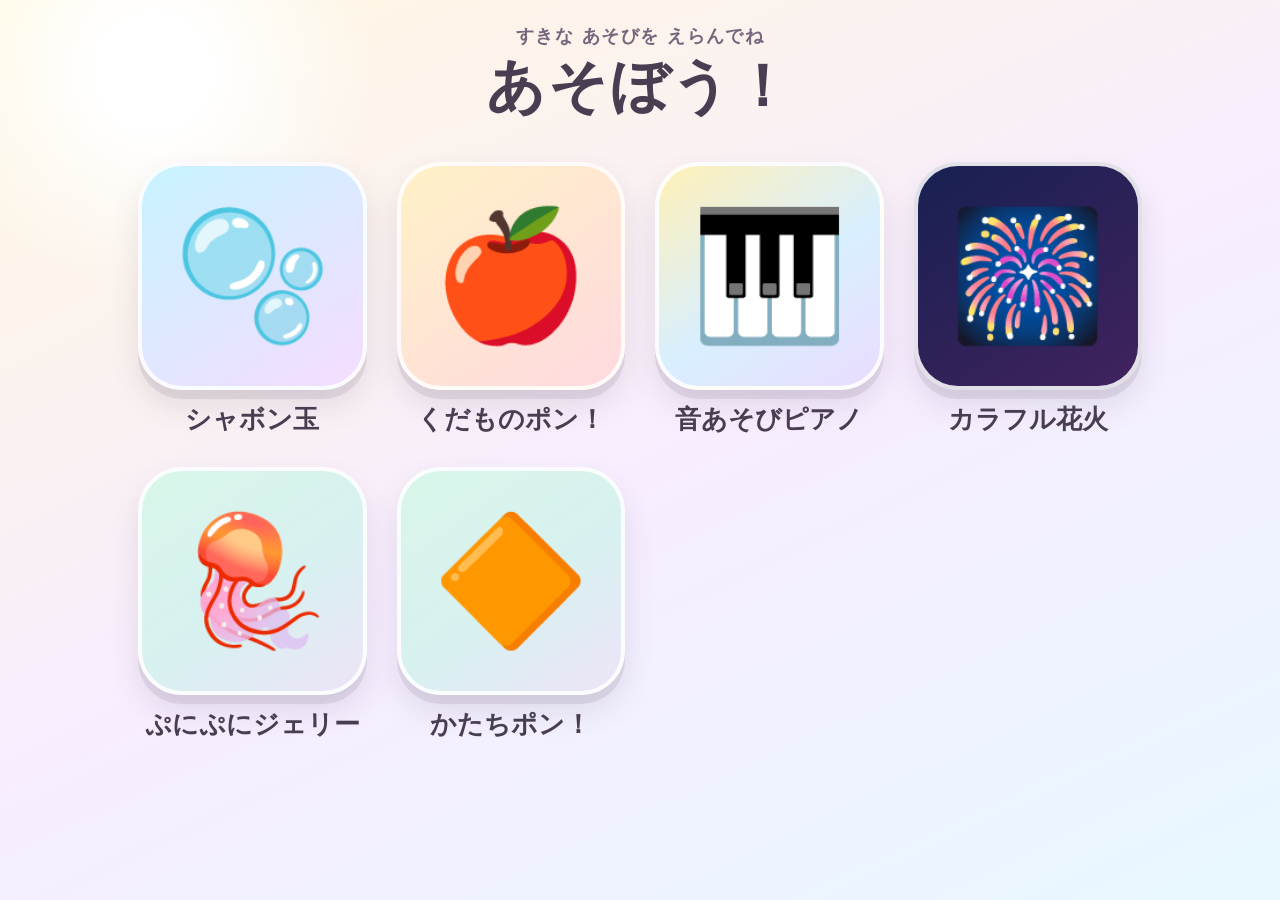
<file: index.html>
<!doctype html>
<html lang="ja">
<head>
  <meta charset="UTF-8">
  <meta name="viewport" content="width=device-width, initial-scale=1, viewport-fit=cover">
  <meta name="theme-color" content="#fff7df">
  <meta name="description" content="幼児向けWebアプリを選んで遊べる共通ポータルです。">
  <title>あそぼう！</title>
  <link rel="icon" href="data:,">
  <link rel="stylesheet" href="portal/style.css">
  <script src="shared/clarity.js"></script>
  <script src="shared/ga4.js"></script>
</head>
<body>
  <main class="portal">
    <header class="portal-header">
      <p class="eyebrow">すきな あそびを えらんでね</p>
      <h1>あそぼう！</h1>
    </header>
    <nav aria-label="あそびを選ぶ">
      <div id="appGrid" class="app-grid"></div>
    </nav>
  </main>
  <script src="portal/apps.js?v=20261102-app013" defer></script>
</body>
</html>
</file>
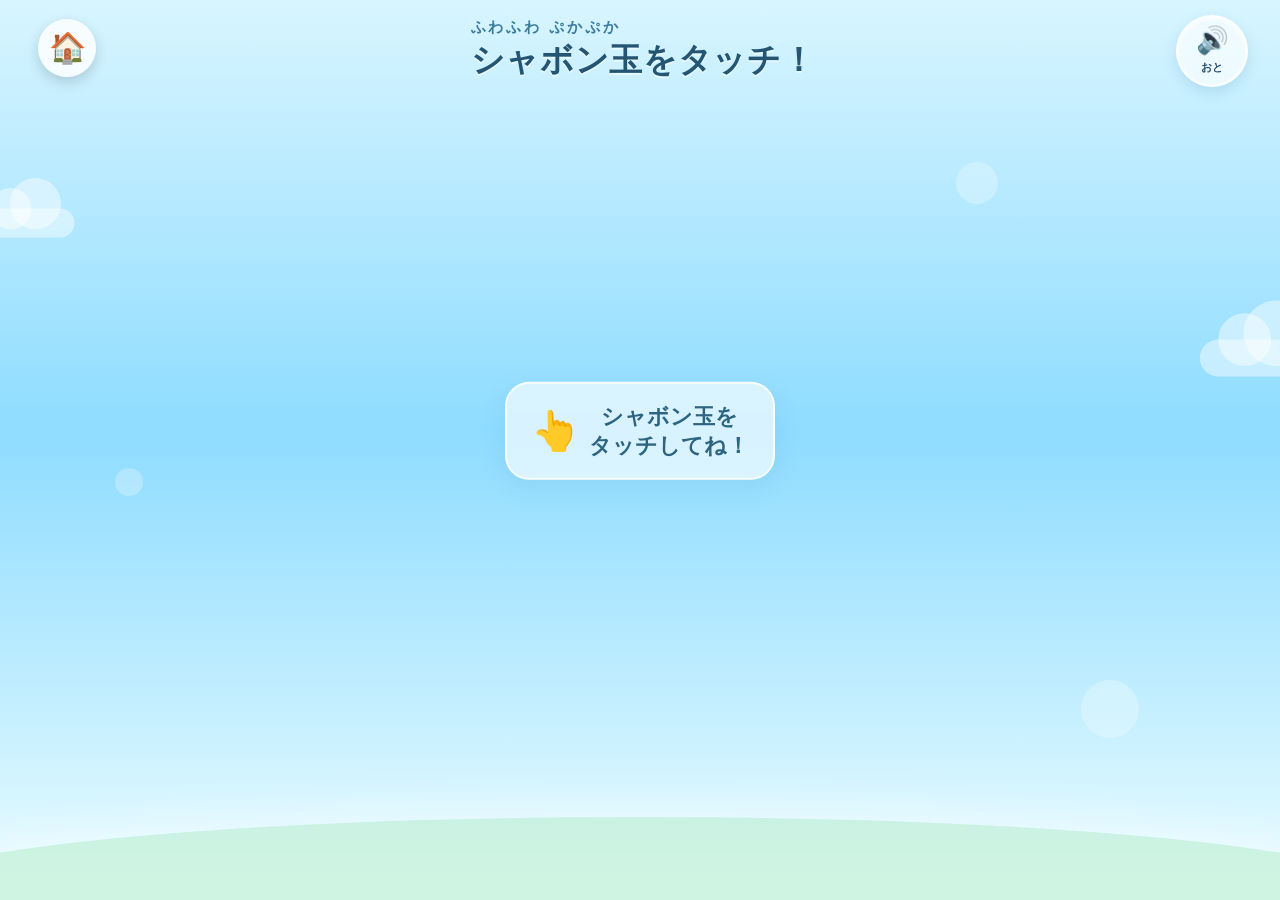
<file: apps/APP-002-bubble-touch/index.html>
<!doctype html>
<html lang="ja">
<head>
  <meta charset="UTF-8">
  <meta name="viewport" content="width=device-width, initial-scale=1, viewport-fit=cover, maximum-scale=1, user-scalable=no">
  <meta name="theme-color" content="#bcecff">
  <meta name="description" content="大きなシャボン玉をタッチして、やさしい音と光を楽しむ幼児向けWebアプリです。">
  <title>シャボン玉タッチ</title>
  <link rel="icon" href="data:,">
  <link rel="stylesheet" href="css/style.css">
  <link rel="stylesheet" href="../../shared/portal-home.css">
  <script src="../../shared/clarity.js"></script>
  <script src="../../shared/ga4.js"></script>
</head>
<body>
  <main class="app" id="app">
    <div class="sky-decorations" aria-hidden="true">
      <span class="cloud cloud--one"></span>
      <span class="cloud cloud--two"></span>
      <span class="glow glow--one"></span>
      <span class="glow glow--two"></span>
      <span class="glow glow--three"></span>
    </div>

    <header class="app-header">
      <button class="portal-home-button" type="button" data-portal-home="../../" aria-label="ホームへ戻る（2秒長押し）">
        <span class="portal-home-icon" aria-hidden="true">🏠</span>
      </button>
      <div class="heading-group">
        <p class="eyebrow">ふわふわ ぷかぷか</p>
        <h1>シャボン玉をタッチ！</h1>
      </div>

      <button class="sound-button" id="soundButton" type="button"
        aria-label="音をオフにする" aria-pressed="true">
        <span class="sound-icon" id="soundIcon" aria-hidden="true">🔊</span>
        <span class="sound-label">おと</span>
      </button>
    </header>

    <section class="play-area" id="playArea" tabindex="-1" aria-label="シャボン玉の遊び場">
      <div class="guide" id="guide" aria-hidden="true">
        <span class="guide-hand">👆</span>
        <p>シャボン玉を<br>タッチしてね！</p>
      </div>
    </section>

  </main>

  <script src="js/script.js" defer></script>
  <script src="../../shared/portal-home.js" defer></script>
</body>
</html>
</file>
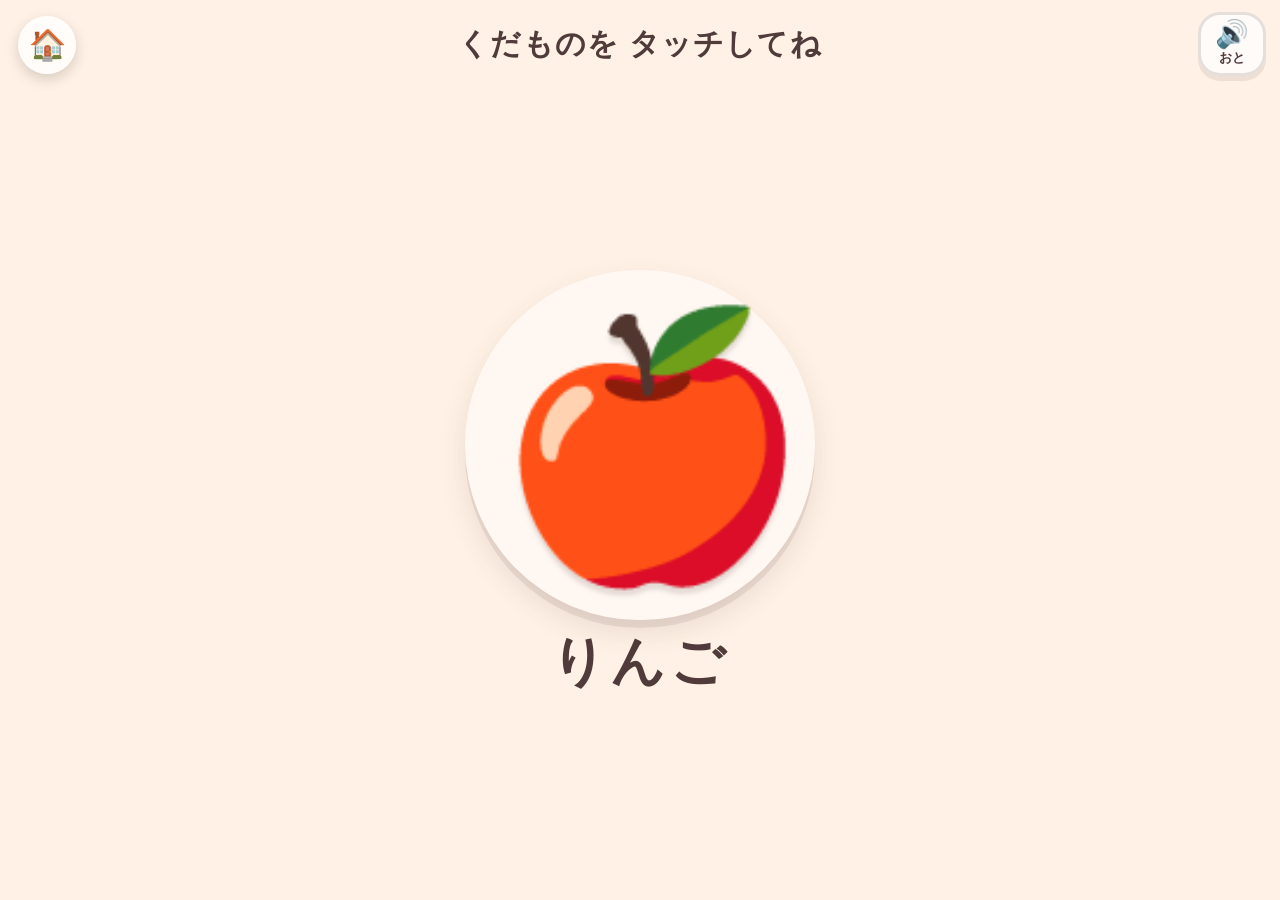
<file: apps/APP-003-fruit-pop/index.html>
<!doctype html>
<html lang="ja">
<head>
  <meta charset="UTF-8">
  <meta name="viewport" content="width=device-width, initial-scale=1, viewport-fit=cover, maximum-scale=1, user-scalable=no">
  <meta name="theme-color" content="#fff1e5">
  <title>くだものポン！</title>
  <link rel="icon" href="data:,">
  <link rel="stylesheet" href="style.css">
  <link rel="stylesheet" href="../../shared/portal-home.css">
  <script src="../../shared/clarity.js"></script>
  <script src="../../shared/ga4.js"></script>
</head>
<body>
  <main class="app" aria-label="くだものポン！">
    <header class="header">
      <button class="portal-home-button" type="button" data-portal-home="../../" aria-label="ホームへ戻る（2秒長押し）">
        <span class="portal-home-icon" aria-hidden="true">🏠</span>
      </button>
      <h1>くだものを<br class="small-break"> タッチしてね</h1>
      <button id="soundButton" class="sound-button" type="button" aria-pressed="true" aria-label="音声をオフにする">
        <span class="sound-icon" aria-hidden="true">🔊</span>
        <span class="sound-label">おと</span>
      </button>
    </header>

    <section class="play-area" aria-live="polite">
      <div id="effectLayer" class="effect-layer" aria-hidden="true"></div>
      <button id="fruitButton" class="fruit-button" type="button" aria-label="りんご。タッチすると音と動きが出ます">
        <img id="fruitImage" class="fruit-image" alt="" draggable="false">
        <span id="fruitEmoji" class="fruit-emoji" aria-hidden="true">🍎</span>
      </button>
      <div id="popName" class="pop-name" aria-hidden="true">りんご！</div>
      <p id="fruitName" class="fruit-name">りんご</p>
    </section>

  </main>
  <script src="script.js"></script>
  <script src="../../shared/portal-home.js"></script>
</body>
</html>
</file>
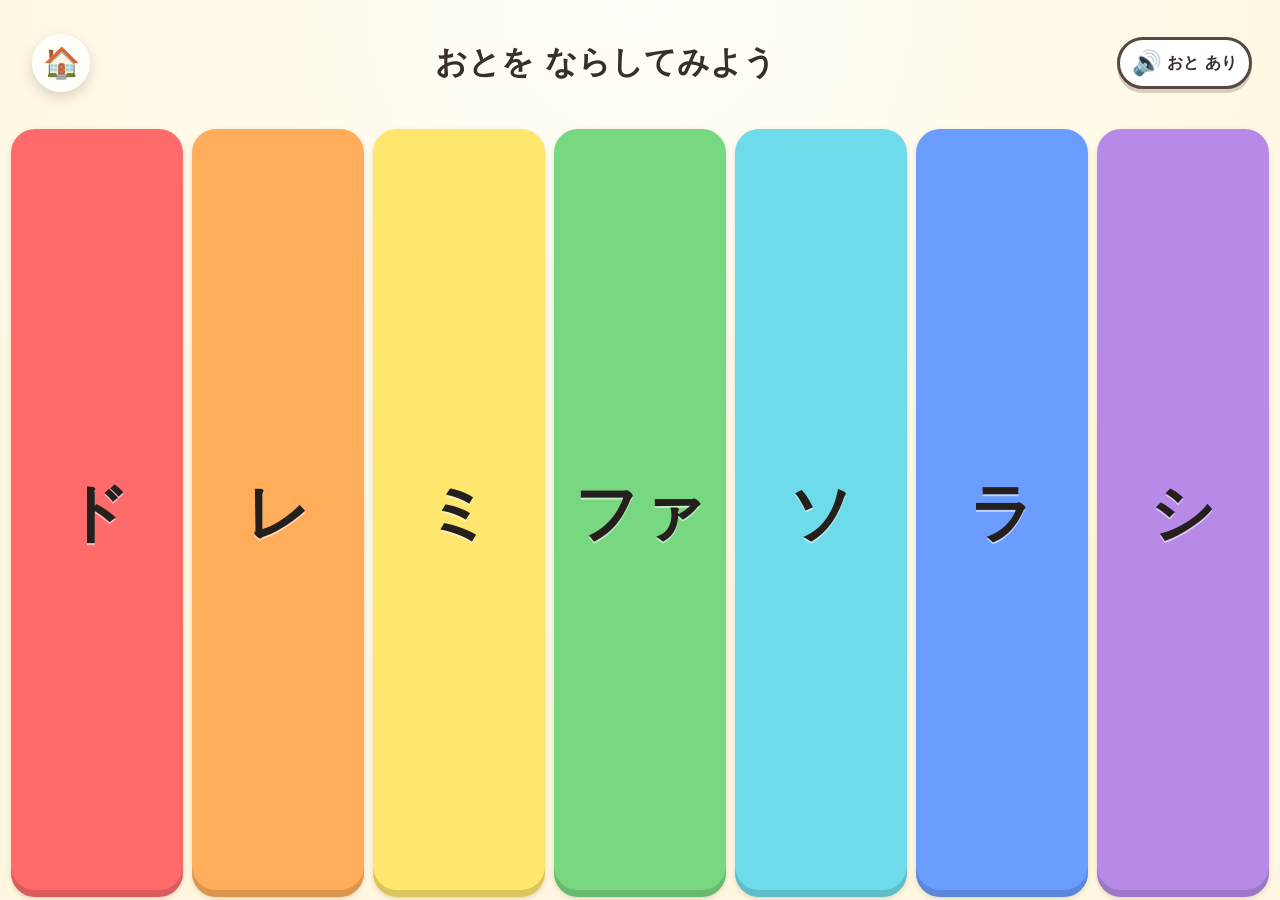
<file: apps/APP-004-sound-play-piano/index.html>
<!doctype html>
<html lang="ja">
<head>
  <meta charset="utf-8">
  <meta name="viewport" content="width=device-width, initial-scale=1, viewport-fit=cover, user-scalable=no">
  <meta name="theme-color" content="#fff9e9">
  <title>音あそびピアノ</title>
  <link rel="icon" href="data:,">
  <link rel="stylesheet" href="style.css">
  <link rel="stylesheet" href="../../shared/portal-home.css">
  <script src="../../shared/clarity.js"></script>
  <script src="../../shared/ga4.js"></script>
</head>
<body>
  <main class="app">
    <header class="header">
      <button class="portal-home-button" type="button" data-portal-home="../../" aria-label="ホームへ戻る（2秒長押し）">
        <span class="portal-home-icon" aria-hidden="true">🏠</span>
      </button>
      <h1>おとを ならしてみよう</h1>
      <button id="sound-toggle" class="sound-toggle" type="button" aria-pressed="false" aria-label="音を消す">
        <span class="sound-icon" aria-hidden="true">🔊</span>
        <span class="sound-text">おと あり</span>
      </button>
    </header>
    <section id="keyboard" class="keyboard" aria-label="7色のピアノ鍵盤"></section>
    <div id="effects" class="effects" aria-hidden="true"></div>
    <p id="status" class="visually-hidden" aria-live="polite"></p>
  </main>
  <script src="script.js"></script>
  <script src="../../shared/portal-home.js"></script>
</body>
</html>
</file>
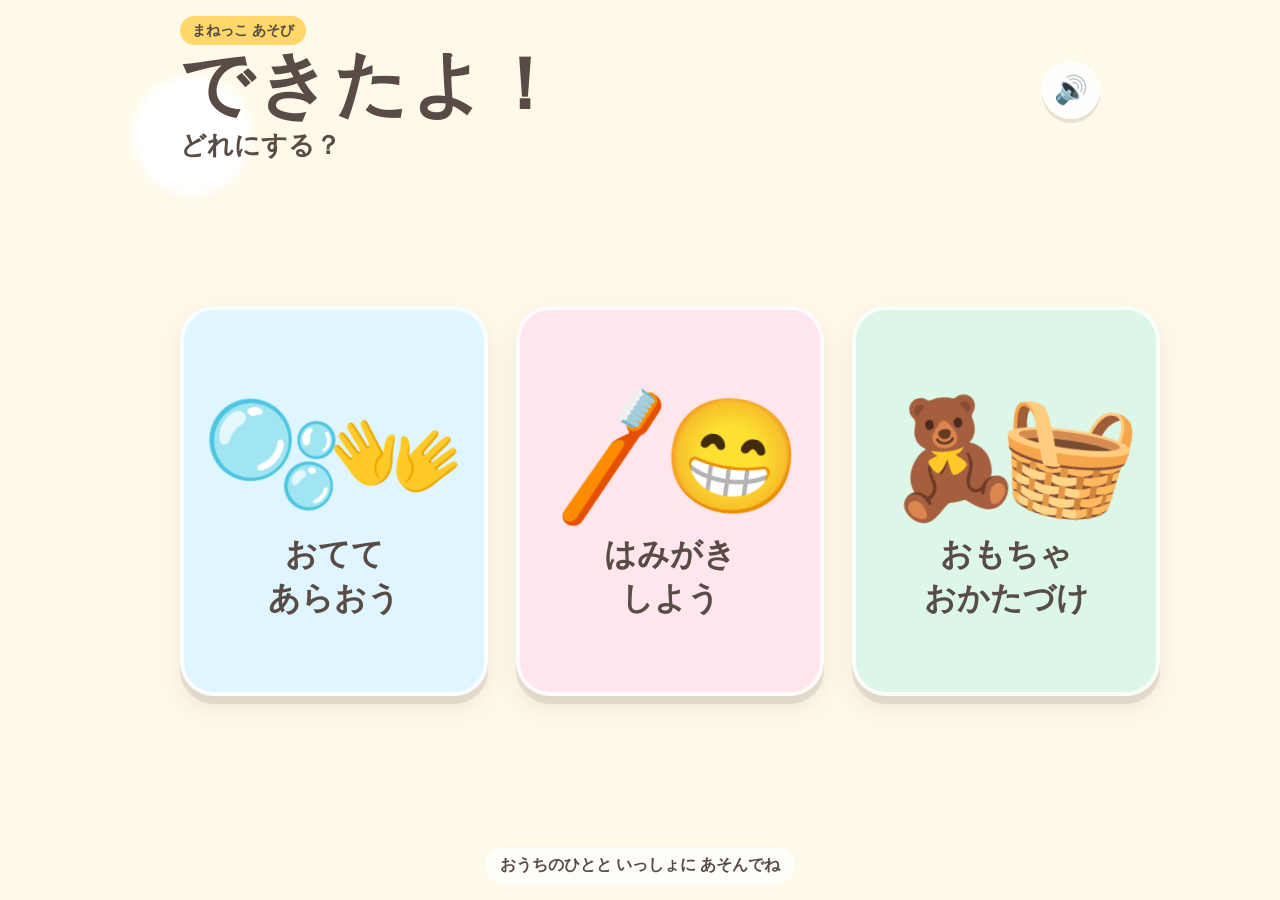
<file: apps/APP-005-daily-habits-play/index.html>
<!doctype html>
<html lang="ja">
<head>
  <meta charset="utf-8">
  <meta name="viewport" content="width=device-width, initial-scale=1, viewport-fit=cover">
  <meta name="theme-color" content="#fff9e9">
  <meta name="description" content="親子で手洗い・歯磨き・お片付けをまねして遊ぶ幼児向けWebアプリ">
  <title>できたよ！生活習慣</title>
  <link rel="stylesheet" href="style.css">
</head>
<body>
  <main id="app" aria-live="polite">
    <section id="home-screen" class="screen home-screen is-active" aria-labelledby="home-title">
      <header class="home-header">
        <div>
          <p class="eyebrow">まねっこ あそび</p>
          <h1 id="home-title">できたよ！</h1>
          <p class="subtitle">どれにする？</p>
        </div>
        <button class="icon-button sound-toggle" type="button" aria-label="おとを けす"><span aria-hidden="true">🔊</span></button>
      </header>

      <div class="activity-grid" aria-label="あそびを えらぶ">
        <button class="activity-card hand-card" type="button" data-activity="hand">
          <span class="card-art" aria-hidden="true"><span>🫧</span><span>👐</span></span>
          <span>おてて<br>あらおう</span>
        </button>
        <button class="activity-card tooth-card" type="button" data-activity="tooth">
          <span class="card-art" aria-hidden="true"><span>🪥</span><span>😁</span></span>
          <span>はみがき<br>しよう</span>
        </button>
        <button class="activity-card tidy-card" type="button" data-activity="tidy">
          <span class="card-art" aria-hidden="true"><span>🧸</span><span>🧺</span></span>
          <span>おもちゃ<br>おかたづけ</span>
        </button>
      </div>
      <p class="grownup-note">おうちのひとと いっしょに あそんでね</p>
    </section>

    <section id="play-screen" class="screen play-screen" aria-labelledby="instruction">
      <header class="play-header">
        <button id="home-button" class="icon-button" type="button" aria-label="おうちへ もどる"><span aria-hidden="true">⌂</span></button>
        <h2 id="instruction">さわってみよう</h2>
        <button class="icon-button sound-toggle" type="button" aria-label="おとを けす"><span aria-hidden="true">🔊</span></button>
      </header>
      <div id="play-area" class="play-area" aria-label="あそぶ ところ"></div>
      <div id="progress" class="progress" aria-label="すすみぐあい"></div>
    </section>

    <section id="complete-screen" class="screen complete-screen" aria-labelledby="complete-title">
      <header class="complete-header">
        <span></span>
        <button class="icon-button sound-toggle" type="button" aria-label="おとを けす"><span aria-hidden="true">🔊</span></button>
      </header>
      <div id="celebration" class="celebration" aria-hidden="true"></div>
      <div id="complete-art" class="complete-art" aria-hidden="true">✨</div>
      <h2 id="complete-title">できたね！</h2>
      <p id="complete-message">とっても じょうず！</p>
      <div id="complete-actions" class="complete-actions is-waiting">
        <button id="retry-button" class="big-button retry-button" type="button"><span aria-hidden="true">↻</span> もういちど</button>
        <button id="complete-home-button" class="big-button home-button" type="button"><span aria-hidden="true">⌂</span> おうちへ</button>
      </div>
    </section>
  </main>
  <script src="script.js"></script>
</body>
</html>
</file>
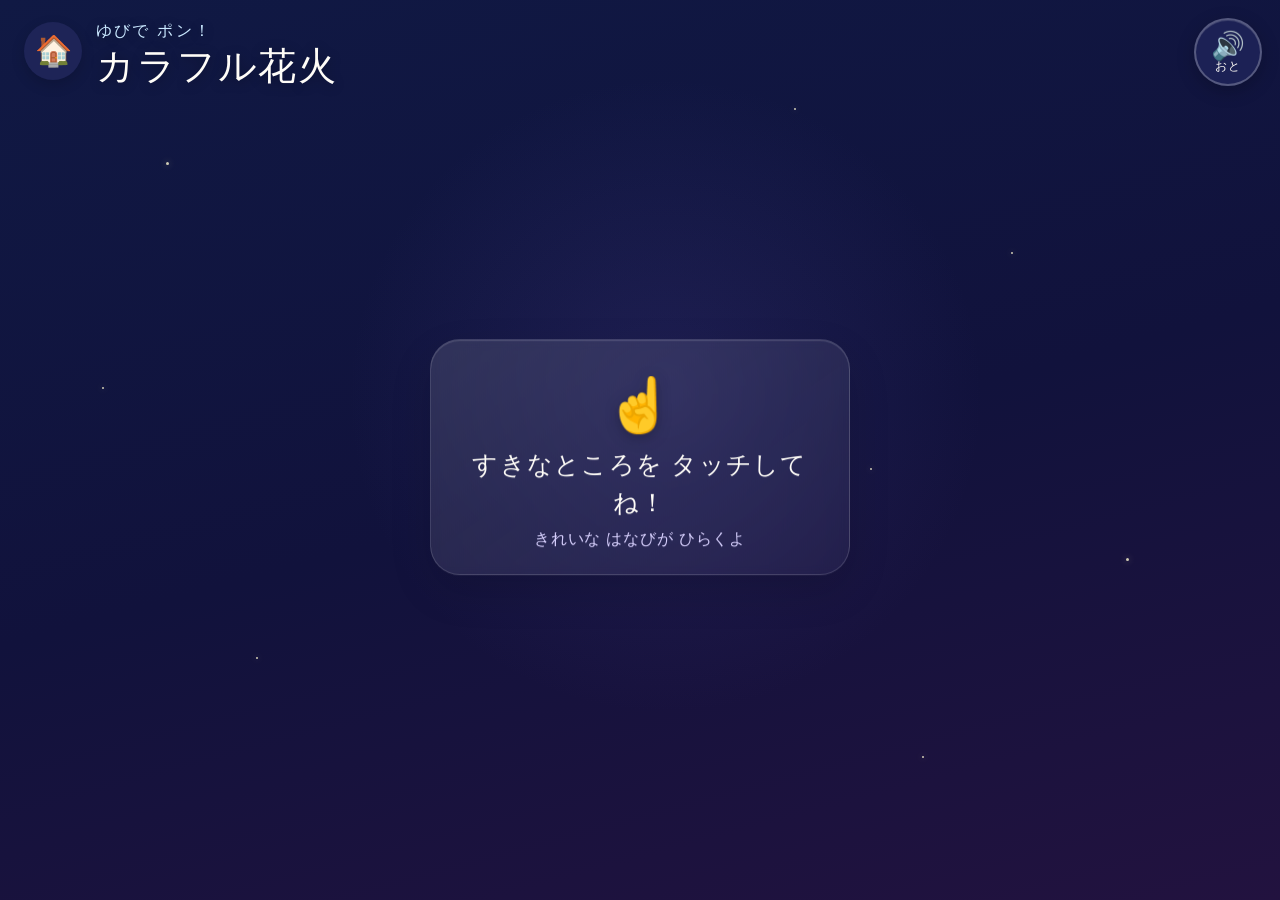
<file: apps/APP-006-colorful-fireworks/index.html>
<!doctype html>
<html lang="ja">
  <head>
    <meta charset="UTF-8">
    <meta name="viewport" content="width=device-width, initial-scale=1, viewport-fit=cover">
    <meta name="theme-color" content="#0b1236">
    <meta name="description" content="タッチすると、やさしい音とカラフルな花火が広がる幼児向けWebアプリです。">
    <title>カラフル花火</title>
    <link rel="stylesheet" href="css/style.css">
    <link rel="stylesheet" href="../../shared/portal-home.css">
    <script src="../../shared/clarity.js"></script>
    <script src="../../shared/ga4.js"></script>
  </head>
  <body>
    <main id="app" class="app" tabindex="0" aria-label="花火を出す画面。Enterキーかスペースキーでも遊べます">
      <canvas id="fireworksCanvas" aria-hidden="true"></canvas>

      <div class="stars" aria-hidden="true">
        <span class="star star-1"></span><span class="star star-2"></span>
        <span class="star star-3"></span><span class="star star-4"></span>
        <span class="star star-5"></span><span class="star star-6"></span>
        <span class="star star-7"></span><span class="star star-8"></span>
      </div>

      <header class="top-bar">
        <button class="portal-home-button" type="button" data-portal-home="../../" aria-label="ホームへ戻る（2秒長押し）">
          <span class="portal-home-icon" aria-hidden="true">🏠</span>
        </button>
        <div class="title-area">
          <p class="eyebrow">ゆびで ポン！</p>
          <h1>カラフル花火</h1>
        </div>

        <button
          id="soundButton"
          class="sound-button"
          type="button"
          aria-label="音をオフにする"
          aria-pressed="true"
        >
          <span id="soundIcon" class="sound-icon" aria-hidden="true">🔊</span>
          <span class="sound-label">おと</span>
        </button>
      </header>

      <section id="guide" class="guide" aria-label="遊び方">
        <div class="touch-picture" aria-hidden="true">
          <span class="touch-ring"></span>
          <span class="touch-hand">☝️</span>
        </div>
        <p class="guide-main">すきなところを<br class="small-screen-break"> タッチしてね！</p>
        <p class="guide-sub">きれいな はなびが ひらくよ</p>
      </section>

      <p id="canvasError" class="error-message" role="status" hidden>
        このブラウザでは花火を表示できません。
      </p>
    </main>

    <script src="js/script.js" defer></script>
    <script src="../../shared/portal-home.js" defer></script>
  </body>
</html>
</file>
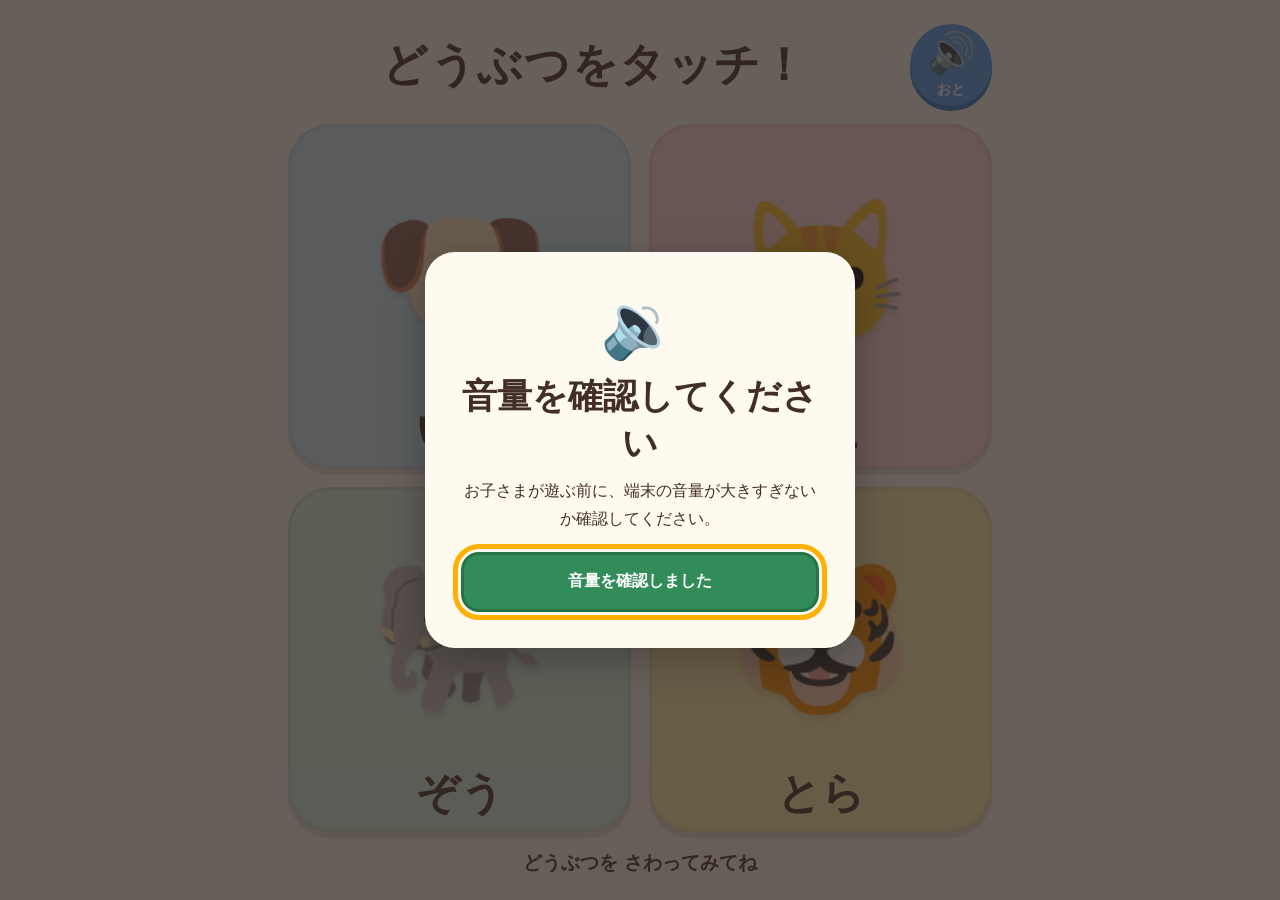
<file: apps/APP-007-animal-touch/index.html>
<!DOCTYPE html>
<html lang="ja">
<head>
  <meta charset="UTF-8">
  <meta name="viewport" content="width=device-width, initial-scale=1, maximum-scale=1, user-scalable=no">
  <meta name="theme-color" content="#fffaf0">
  <title>どうぶつをタッチ！</title>
  <link rel="stylesheet" href="css/style.css">
  <script src="js/script.js" defer></script>
</head>
<body>
  <main class="app">
    <header class="app-header">
      <h1>どうぶつをタッチ！</h1>
      <button class="sound-button" id="sound-button" type="button" aria-label="音声をオフにする。保護者設定は2秒長押し" aria-pressed="true" aria-keyshortcuts="Alt+P">
        <span class="hold-progress" aria-hidden="true"></span>
        <span class="sound-icon" aria-hidden="true">🔊</span>
        <span class="sound-label">おと</span>
      </button>
    </header>

    <section class="animal-grid" aria-label="どうぶつを選ぶ">
      <button class="animal-card dog" type="button" data-animal="dog" aria-label="いぬ。タッチすると、わんわんと鳴きます">
        <span class="animal-picture" aria-hidden="true">🐶</span>
        <span class="animal-name">いぬ</span>
      </button>

      <button class="animal-card cat" type="button" data-animal="cat" aria-label="ねこ。タッチすると、にゃーと鳴きます">
        <span class="animal-picture" aria-hidden="true">🐱</span>
        <span class="animal-name">ねこ</span>
      </button>

      <button class="animal-card elephant" type="button" data-animal="elephant" aria-label="ぞう。タッチすると、ぱおーんと鳴きます">
        <span class="animal-picture" aria-hidden="true">🐘</span>
        <span class="water-splash" aria-hidden="true"><i></i><i></i><i></i></span>
        <span class="animal-name">ぞう</span>
      </button>

      <button class="animal-card tiger" type="button" data-animal="tiger" aria-label="とら。タッチすると、がおーと鳴きます">
        <span class="animal-picture" aria-hidden="true">🐯</span>
        <span class="animal-name">とら</span>
      </button>
    </section>

    <p class="message" id="message" aria-live="polite">どうぶつを さわってみてね</p>
  </main>

  <section class="finish-screen" id="finish-screen" aria-labelledby="finish-title" hidden>
    <div class="finish-content">
      <p class="finish-emoji" aria-hidden="true">🌙</p>
      <h2 id="finish-title">きょうは おしまい</h2>
      <p>また あそぼうね</p>
    </div>
    <button class="parent-lock-button" id="parent-lock-button" type="button" aria-label="保護者の方は2秒長押ししてください" aria-keyshortcuts="Alt+P">
      <span class="hold-progress" aria-hidden="true"></span>
      <span aria-hidden="true">🔒</span>
      <small>おとなのかた</small>
    </button>
  </section>

  <section class="parent-panel" id="parent-panel" role="dialog" aria-modal="true" aria-labelledby="parent-title" hidden>
    <div class="panel-box">
      <h2 id="parent-title">保護者設定</h2>
      <p class="panel-description">遊ぶ時間を選んでください。次に動物をタッチしたときから計測します。</p>

      <div class="time-options" aria-label="遊ぶ時間">
        <button type="button" data-minutes="5">5分</button>
        <button type="button" data-minutes="10">10分</button>
        <button type="button" data-minutes="0">制限なし</button>
      </div>

      <p class="current-setting" id="current-setting" aria-live="polite"></p>

      <section class="watch-summary" aria-labelledby="watch-title">
        <h3 id="watch-title">今日の記録</h3>
        <div class="summary-grid">
          <p><span>遊んだ時間</span><strong id="today-play-time">0秒</strong></p>
          <p><span>タッチ</span><strong id="today-touch-count">0回</strong></p>
        </div>
        <p class="favorite-animal" id="favorite-animal">よく遊んだ動物：まだありません</p>
        <ul class="animal-counts" aria-label="動物ごとのタッチ回数">
          <li>いぬ <strong id="dog-count">0回</strong></li>
          <li>ねこ <strong id="cat-count">0回</strong></li>
          <li>ぞう <strong id="elephant-count">0回</strong></li>
          <li>とら <strong id="tiger-count">0回</strong></li>
        </ul>
        <button class="clear-stats-button" id="clear-stats-button" type="button">今日の記録を消す</button>
        <p class="privacy-note">記録はこの端末内だけに保存され、外部には送信されません。発達や能力を評価するものではありません。</p>
      </section>

      <button class="resume-button" id="resume-button" type="button">遊びを再開</button>
      <button class="close-panel-button" id="close-panel-button" type="button">閉じる</button>

      <p class="device-note"><strong>遊ぶ前に、端末の音量が大きすぎないか確認してください。</strong><br>より安全に遊ぶには、iPhone・iPadの「アクセスガイド」またはAndroidの「画面固定」もご利用ください。</p>
    </div>
  </section>

  <section class="volume-check" id="volume-check" role="dialog" aria-modal="true" aria-labelledby="volume-check-title" hidden>
    <div class="volume-check-box">
      <span class="volume-check-icon" aria-hidden="true">🔉</span>
      <h2 id="volume-check-title">音量を確認してください</h2>
      <p>お子さまが遊ぶ前に、端末の音量が大きすぎないか確認してください。</p>
      <button id="volume-confirm-button" type="button">音量を確認しました</button>
    </div>
  </section>
</body>
</html>
</file>
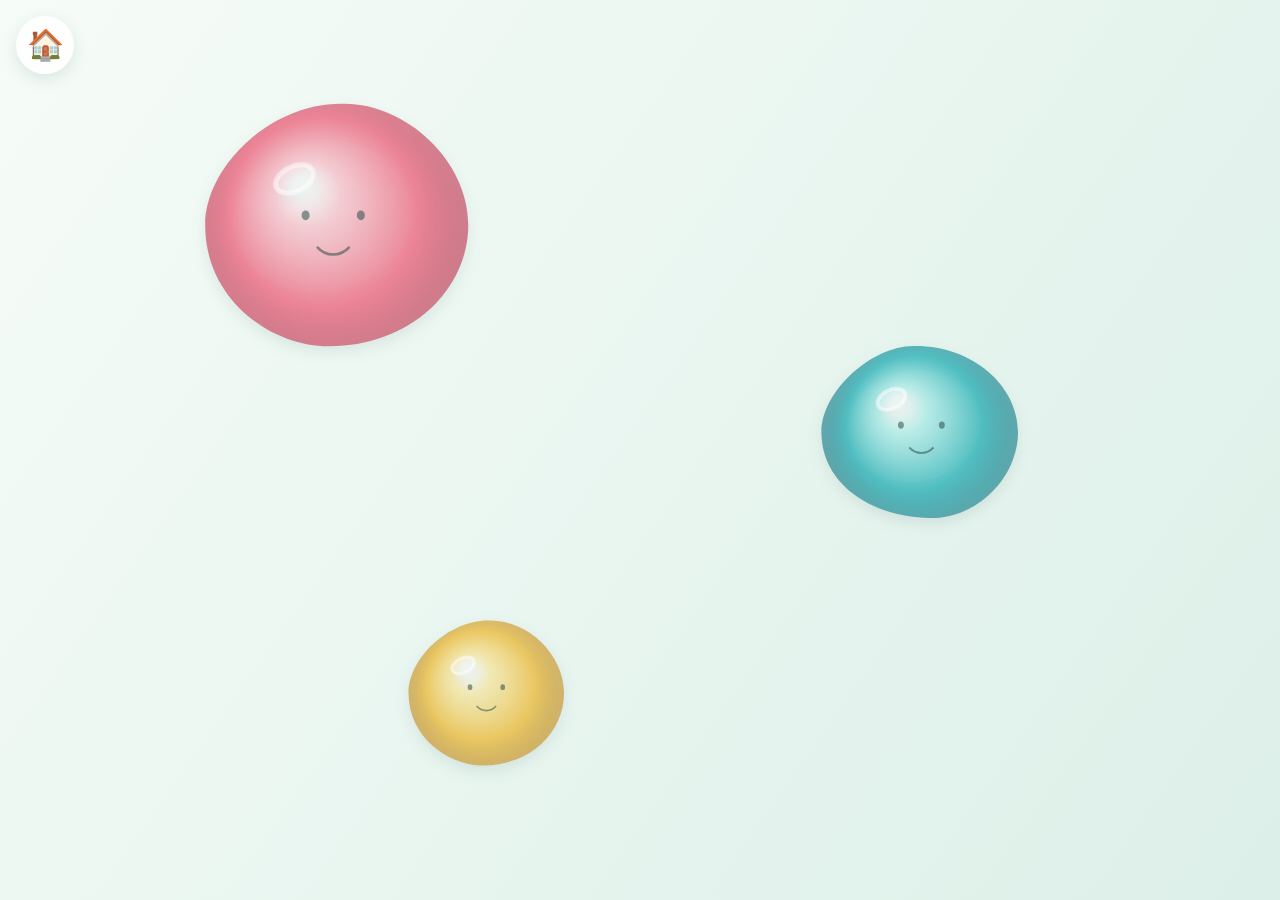
<file: apps/APP-010-liquid-play/index.html>
<!doctype html>
<html lang="ja">
<head>
  <meta charset="utf-8">
  <meta name="viewport" content="width=device-width, initial-scale=1, viewport-fit=cover">
  <meta name="theme-color" content="#e9f8f1">
  <meta name="description" content="端末を傾けたり画面を長押ししたりして、やわらかなジェリーを動かす幼児向けWebアプリです。">
  <title>ぷにぷにジェリー</title>
  <link rel="icon" href="data:,">
  <link rel="stylesheet" href="styles.css?v=20260905-home">
  <link rel="stylesheet" href="../../shared/portal-home.css">
  <script src="../../shared/clarity.js"></script>
  <script src="../../shared/ga4.js"></script>
</head>
<body>
  <main id="play-area" aria-label="かたむけるか、画面を長押ししてジェリーを動かす遊び">
    <canvas id="liquid-canvas" aria-hidden="true"></canvas>
    <button class="portal-home-button" type="button" data-portal-home="../../" aria-label="ホームへ戻る（2秒長押し）">
      <span class="portal-home-icon" aria-hidden="true">🏠</span>
    </button>
    <button id="motion-permission" type="button" hidden>
      <span aria-hidden="true">↗</span>
      <span>おうちのかたへ<br>かたむけてあそぶ</span>
    </button>
    <p id="status" class="visually-hidden" role="status" aria-live="polite"></p>
  </main>
  <script src="app.js"></script>
  <script src="../../shared/portal-home.js"></script>
</body>
</html>
</file>
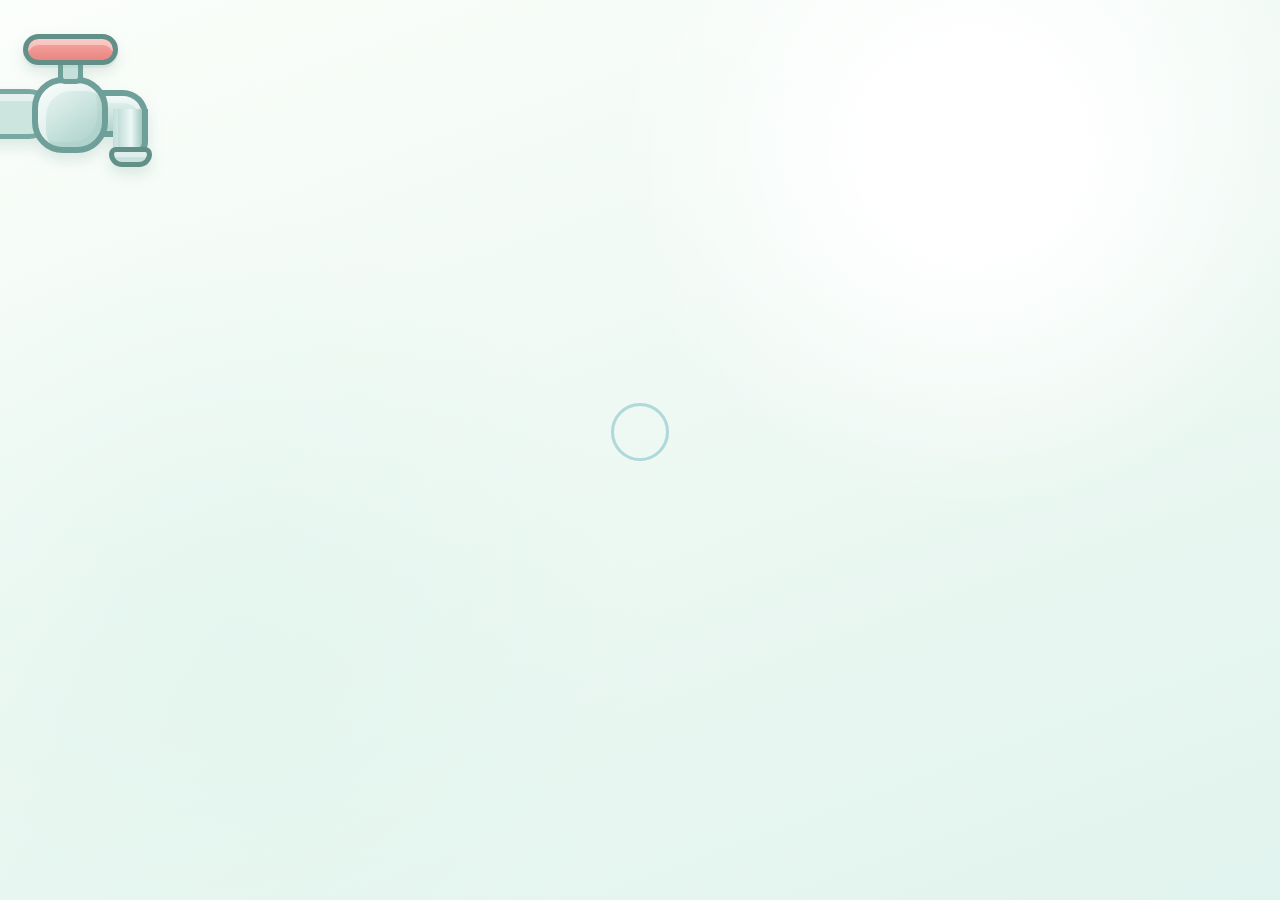
<file: apps/APP-011-faucet-water-play/index.html>
<!doctype html>
<html lang="ja">
<head>
  <meta charset="utf-8">
  <meta name="viewport" content="width=device-width, initial-scale=1, viewport-fit=cover">
  <meta name="theme-color" content="#f4fbf7">
  <meta name="description" content="画面を押している間、蛇口から流れる水と水たまりを楽しむ幼児向けWebアプリです。">
  <title>じゃぐちみずあそび</title>
  <link rel="icon" href="data:,">
  <link rel="stylesheet" href="styles.css?v=20260906-finish">
</head>
<body>
  <main id="play-area" aria-label="画面を押している間、蛇口から水が流れる遊び">
    <canvas id="water-canvas" aria-hidden="true"></canvas>
    <div class="faucet" aria-hidden="true">
      <span class="faucet__wall-pipe"></span>
      <span class="faucet__body"></span>
      <span class="faucet__neck"></span>
      <span class="faucet__spout"></span>
      <span class="faucet__tip" id="spout-tip"></span>
      <span class="faucet__handle"></span>
      <span class="faucet__handle-cap"></span>
    </div>
    <div class="press-hint" aria-hidden="true"><span></span><span></span></div>
    <p id="status" class="visually-hidden" role="status" aria-live="polite">画面のどこでも押して遊べます</p>
  </main>
  <script src="app.js?v=20260906-finish"></script>
</body>
</html>
</file>
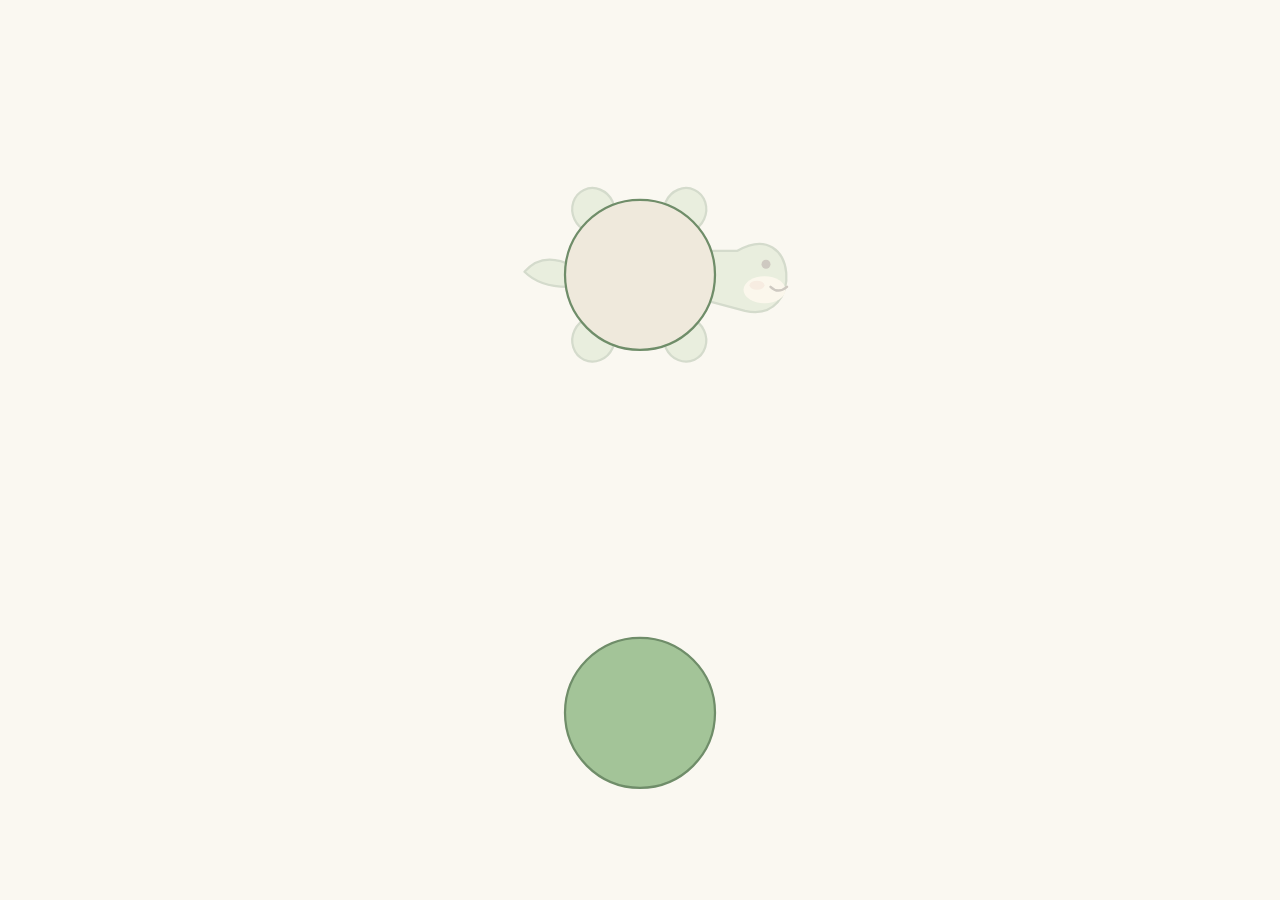
<file: apps/APP-013-shape-match/index.html>
<!doctype html>
<html lang="ja">
<head>
  <meta charset="utf-8">
  <meta name="viewport" content="width=device-width, initial-scale=1, viewport-fit=cover">
  <meta name="theme-color" content="#faf8f1">
  <title>かたちポン！</title>
  <link rel="icon" href="data:,">
  <link rel="stylesheet" href="styles.css?v=20261028-pig">
  <!-- Modules execute once per URL/document, including repeated insertion/import. -->
  <script type="module" src="../../shared/clarity.js"></script>
  <script type="module" src="../../shared/ga4.js"></script>
  <script src="app.js?v=20261028-pig" defer></script>
</head>
<body>
  <!-- One definition per shape: both the hole and the persistent piece reference it. -->
  <svg class="shape-definitions" aria-hidden="true" width="0" height="0">
    <defs>
      <circle id="form-circle" r="50"/>
      <rect id="form-rectangle" x="-88" y="-44" width="176" height="88" rx="20"/>
      <ellipse id="form-egg" rx="43" ry="56"/>
      <path id="form-triangle" d="M-43 -46 Q-54 -46 -49 -35 L-10 43 Q0 60 10 43 L49 -35 Q54 -46 43 -46 Z"/>
      <path id="form-diamond" d="M-7 -43 Q0 -49 7 -43 L54 -7 Q63 0 54 7 L7 43 Q0 49 -7 43 L-54 7 Q-63 0 -54 -7 Z"/>
    </defs>
  </svg>
  <main aria-label="かたちポン！">
    <div id="board" aria-label="形あそび">
      <div id="target" class="target" role="img" aria-label="かめのまるい甲羅の型">
        <svg viewBox="-120 -78 240 156" aria-hidden="true">
          <g id="animal-turtle" class="animal-scene">
            <g class="animal-surround">
              <path class="animal-part" d="M-45 -6 Q-65 -16 -77 -2 Q-66 9 -45 8 Z"/>
              <ellipse class="animal-part" cx="-31" cy="-43" rx="14" ry="15" transform="rotate(-25 -31 -43)"/>
              <ellipse class="animal-part" cx="30" cy="-43" rx="14" ry="15" transform="rotate(25 30 -43)"/>
              <ellipse class="animal-part" cx="-31" cy="43" rx="14" ry="15" transform="rotate(25 -31 43)"/>
              <ellipse class="animal-part" cx="30" cy="43" rx="14" ry="15" transform="rotate(-25 30 43)"/>
              <g class="turtle-head">
                <path class="animal-part" d="M40 -16 H65 C105 -39 110 33 70 24 L40 16 Z"/>
                <ellipse class="cream" cx="83" cy="10" rx="14" ry="9"/>
                <circle class="eye" cx="84" cy="-7" r="3"/>
                <path class="face-line" d="M87 8 Q92 13 98 8"/>
                <ellipse class="blush" cx="78" cy="7" rx="5" ry="3"/>
              </g>
            </g>
            <use class="socket" href="#form-circle"/>

          </g>
          <g id="animal-pig" class="animal-scene" hidden>
            <g class="animal-surround">
              <path class="pig-tail animal-part" d="M-84 0 C-92 0 -94 -4 -98 -6 C-108 -13 -117 -6 -113 2 C-109 10 -99 7 -101 1 C-103 -4 -110 -1 -106 3"/>
              <path class="pig-leg animal-part" d="M-64 35 L-66 56 Q-66 62 -56 62 H-41 Q-32 62 -35 55 L-37 35 Z"/>
              <path class="pig-leg animal-part" d="M47 35 L46 56 Q46 62 56 62 H71 Q81 62 77 55 L74 35 Z"/>
              <path class="pig-hoof" d="M-50 56 V62"/>
              <path class="pig-hoof" d="M63 56 V62"/>
            </g>
            <use class="socket" href="#form-rectangle"/>
          </g>
          <g id="animal-chick" class="animal-scene" hidden>
            <g class="animal-surround">
              <path class="animal-part" d="M-29 -4 Q-66 -12 -61 14 Q-54 36 -31 27 Z"/>
              <path class="animal-part" d="M29 -4 Q66 -12 61 14 Q54 36 31 27 Z"/>
              <path class="feet" d="M-16 47 V66 M-16 65 L-27 70 M-16 65 L-6 70 M16 47 V66 M16 65 L6 70 M16 65 L27 70"/>
              <path class="animal-part" d="M-10 -47 Q-18 -69 -8 -70 Q0 -70 3 -50 Q10 -68 17 -63 Q23 -58 12 -45 Z"/>
            </g>
            <use class="socket" href="#form-egg"/>

          </g>
          <g id="animal-fox" class="animal-scene" hidden>
            <g class="animal-surround">
              <path class="animal-part" d="M12 37 Q51 49 65 26 Q68 14 79 17 Q101 27 81 52 Q56 74 18 64 Z"/>
              <path class="cream" d="M66 24 Q69 12 79 18 Q91 22 88 33 Q80 42 69 39 Z"/>
              <path class="animal-part" d="M-15 28 Q-37 38 -30 58 Q-30 71 -17 71 H20 Q32 70 30 55 Q32 38 15 28 Z"/>
              <path class="cream" d="M-9 38 Q0 34 9 38 L16 60 Q0 69 -16 60 Z"/>
              <g class="fox-ear fox-ear-left">
                <path class="animal-part" d="M-48 -36 Q-57 -69 -47 -69 Q-39 -69 -26 -39 Z"/>
                <path class="cream" d="M-44 -43 Q-48 -59 -45 -59 L-35 -42 Z"/>
              </g>
              <g class="fox-ear fox-ear-right">
                <path class="animal-part" d="M26 -39 Q39 -69 47 -69 Q57 -69 48 -36 Z"/>
                <path class="cream" d="M35 -42 L45 -59 Q48 -59 44 -43 Z"/>
              </g>
            </g>
            <use class="socket" href="#form-triangle"/>

          </g>
          <g id="animal-fish" class="animal-scene" hidden>
            <g class="animal-surround">
              <path class="fish-tail animal-part" d="M-45 -3 Q-70 -9 -85 -27 Q-94 -33 -94 -20 Q-88 0 -94 20 Q-94 33 -85 27 Q-70 9 -45 3 Z"/>
              <path class="animal-part" d="M-16 -32 Q-20 -59 -9 -56 Q5 -53 19 -32 Z"/>
              <path class="animal-part" d="M-16 32 Q-20 59 -9 56 Q5 53 19 32 Z"/>
            </g>
            <use class="socket" href="#form-diamond"/>

          </g>
        </svg>
      </div>
      <div id="features" class="features" aria-hidden="true"><svg viewBox="-120 -78 240 156"><g id="details-turtle" class="animal-details shell-lines">
              <path d="M-17 -44 Q-2 0 -17 44 M17 -44 Q2 0 17 44 M-44 -18 Q0 -4 44 -18 M-44 18 Q0 4 44 18"/>
            </g>
<g id="details-pig" class="animal-surround" hidden>
              <!-- The round face, snout and small ear stay above the body piece. -->
              <path class="pig-ear animal-part" d="M74 -34 Q65 -53 75 -58 Q81 -61 87 -40 L89 -32 Z"/>
              <circle class="pig-head animal-part" cx="86" cy="-14" r="29"/>
              <ellipse class="pig-nose pig-snout animal-part" cx="109" cy="-9" rx="11" ry="10"/>
              <circle class="pig-nostril" cx="105" cy="-9" r="1.8"/>
              <circle class="pig-nostril" cx="112" cy="-9" r="1.8"/>
              <circle class="eye" cx="94" cy="-26" r="2.8"/>
              <path class="face-line" d="M99 7 Q105 11 110 6"/>
              <ellipse class="blush" cx="90" cy="-5" rx="4" ry="3"/>
            </g>
<g id="details-chick" class="animal-details" hidden>
              <circle class="eye" cx="-15" cy="-17" r="3.5"/><circle class="eye" cx="15" cy="-17" r="3.5"/>
              <path class="beak" d="M-8 -6 Q0 -11 8 -6 Q0 6 -8 -6 Z"/>
              <ellipse class="blush" cx="-24" cy="-5" rx="6" ry="4"/><ellipse class="blush" cx="24" cy="-5" rx="6" ry="4"/>
            </g>
<g id="details-fox" class="animal-details" hidden>
              <path class="cream" d="M-45 -28 Q-22 -28 -4 31 Q0 42 -12 33 L-38 -15 Q-43 -21 -45 -28 Z M45 -28 Q22 -28 4 31 Q0 42 12 33 L38 -15 Q43 -21 45 -28 Z"/>
              <circle class="eye" cx="-18" cy="-16" r="3.2"/><circle class="eye" cx="18" cy="-16" r="3.2"/>
              <ellipse class="eye" cx="0" cy="36" rx="5" ry="4"/>
              <ellipse class="blush" cx="-27" cy="-6" rx="5" ry="3"/><ellipse class="blush" cx="27" cy="-6" rx="5" ry="3"/>
            </g>
<g id="details-fish" class="animal-details" hidden>
              <path class="fin-line" d="M-16 -14 Q-1 0 -16 14 M-30 -11 Q-17 0 -30 11"/>
              <circle class="eye" cx="29" cy="-8" r="3.5"/>
              <path class="face-line" d="M36 7 Q42 12 47 5"/>
              <ellipse class="blush" cx="27" cy="6" rx="5" ry="3"/>
            </g>
          <g id="sparkles" class="sparkles">
            <path transform="translate(-73 -45)" d="M0 -5 Q1 -1 5 0 Q1 1 0 5 Q-1 1 -5 0 Q-1 -1 0 -5 Z"/>
            <circle cx="66" cy="-60" r="2.5"/>
            <circle cx="-70" cy="35" r="2.5"/>
            <path transform="translate(72 38)" d="M0 -5 Q1 -1 5 0 Q1 1 0 5 Q-1 1 -5 0 Q-1 -1 0 -5 Z"/>
          </g>
        </svg>
      </div>
      <button id="piece" class="piece" type="button" aria-label="まるをかめの甲羅へ" aria-disabled="false">
        <span class="piece-art">
          <svg id="piece-svg" viewBox="-52 -52 104 104" aria-hidden="true">
            <use id="shape-circle" href="#form-circle"/>
            <use id="shape-rectangle" href="#form-rectangle" hidden/>
            <use id="shape-egg" href="#form-egg" hidden/>
            <use id="shape-triangle" href="#form-triangle" hidden/>
            <use id="shape-diamond" href="#form-diamond" hidden/>
          </svg>
        </span>
      </button>
    </div>
    <p id="status" class="sr-only" role="status" aria-live="polite"></p>
  </main>
</body>
</html>
</file>
<file: portal/style.css>
:root { color-scheme: light; --ink: #493d51; }
* { box-sizing: border-box; }
html { min-height: 100%; background: #fff7df; }
body {
  min-width: 0; min-height: 100vh; min-height: 100dvh; margin: 0; overflow-x: hidden;
  color: var(--ink); font-family: "Hiragino Maru Gothic ProN", "Yu Gothic", Meiryo, system-ui, sans-serif;
  background: radial-gradient(circle at 12% 8%, #fff 0 4%, transparent 16%), linear-gradient(155deg, #fff8df, #f7edff 52%, #e8f8ff);
  -webkit-tap-highlight-color: transparent; -webkit-touch-callout: none;
}
.portal {
  width: min(100%, 1040px); min-height: 100vh; min-height: 100dvh; margin: 0 auto;
  padding: calc(24px + env(safe-area-inset-top)) max(18px, env(safe-area-inset-right)) calc(36px + env(safe-area-inset-bottom)) max(18px, env(safe-area-inset-left));
}
.portal-header { margin: 0 0 clamp(24px, 6vw, 42px); text-align: center; }
.eyebrow { margin: 0 0 5px; color: #76667c; font-size: clamp(13px, 3.6vw, 18px); font-weight: 700; letter-spacing: .08em; }
h1 { margin: 0; font-size: clamp(34px, 10vw, 58px); line-height: 1.15; letter-spacing: .05em; }
.app-grid { display: grid; grid-template-columns: repeat(2, minmax(0, 1fr)); gap: clamp(18px, 5vw, 30px); align-items: start; }
.app-card { min-width: 0; color: inherit; text-align: center; text-decoration: none; touch-action: manipulation; user-select: none; -webkit-user-select: none; }
.app-icon {
  display: grid; place-items: center; width: 100%; aspect-ratio: 1; border: 4px solid rgba(255,255,255,.86); border-radius: clamp(28px, 8vw, 44px);
  font-size: clamp(68px, 24vw, 126px); line-height: 1; box-shadow: 0 9px 0 rgba(86,66,92,.11), 0 16px 30px rgba(86,66,92,.13);
  transition: transform 150ms ease, box-shadow 150ms ease;
}
.app-card--bubble .app-icon { background: linear-gradient(145deg, #c7f3ff, #f5dcff); }
.app-card--fruit .app-icon { background: linear-gradient(145deg, #fff1c7, #ffd9df); }
.app-card--piano .app-icon { background: linear-gradient(145deg, #fff0b8, #d8efff 55%, #eadcff); }
.app-card--fireworks .app-icon { background: linear-gradient(145deg, #182052, #41235e); }
.app-card--jelly .app-icon { background: linear-gradient(145deg, #d9f6e9, #d7f1f0 55%, #eee4f8); }
.app-name { display: block; margin-top: 13px; font-size: clamp(18px, 5vw, 26px); font-weight: 900; line-height: 1.3; overflow-wrap: anywhere; }
.app-card:active .app-icon { transform: translateY(4px) scale(.98); box-shadow: 0 4px 0 rgba(86,66,92,.11), 0 9px 18px rgba(86,66,92,.12); }
.app-card:focus-visible { outline: none; }
.app-card:focus-visible .app-icon { outline: 5px solid #286fc1; outline-offset: 4px; }
@media (min-width: 620px) { .app-grid { grid-template-columns: repeat(3, minmax(0, 1fr)); } }
@media (min-width: 940px) {
  .portal { padding-bottom: calc(28px + env(safe-area-inset-bottom)); }
  .app-grid { grid-template-columns: repeat(4, minmax(0, 1fr)); }
}
@media (orientation: landscape) and (max-height: 520px) {
  .portal { padding-top: calc(12px + env(safe-area-inset-top)); }
  .portal-header { margin-bottom: 16px; }
  .eyebrow { font-size: 13px; }
  h1 { font-size: 32px; }
  .app-grid { grid-template-columns: repeat(3, minmax(0, 1fr)); gap: 18px; }
  .app-icon { max-width: 190px; margin-inline: auto; font-size: min(18vw, 90px); border-radius: 30px; }
  .app-name { margin-top: 9px; font-size: 18px; }
}
@media (prefers-reduced-motion: reduce) { .app-icon { transition: none; } }
</file>
<file: apps/APP-002-bubble-touch/css/style.css>
:root {
  --ink: #24506d;
  --white: rgba(255, 255, 255, 0.94);
  --header-height: 118px;
}

* {
  box-sizing: border-box;
  -webkit-tap-highlight-color: transparent;
}

html,
body {
  width: 100%;
  height: 100%;
  margin: 0;
  overflow: hidden;
  overscroll-behavior: none;
}

body {
  color: var(--ink);
  font-family: "Hiragino Maru Gothic ProN", "Yu Gothic", system-ui, sans-serif;
  user-select: none;
  -webkit-user-select: none;
  -webkit-touch-callout: none;
}

button {
  font: inherit;
}

.app {
  position: relative;
  isolation: isolate;
  width: 100%;
  height: 100vh;
  height: 100dvh;
  min-height: 0;
  overflow: hidden;
  background:
    linear-gradient(180deg, #d8f5ff 0%, #8edcff 48%, #eafcff 100%);
}

.sky-decorations,
.sky-decorations * {
  pointer-events: none;
}

.sky-decorations {
  position: absolute;
  inset: 0;
  z-index: -1;
  overflow: hidden;
}

.sky-decorations::after {
  content: "";
  position: absolute;
  right: -8%;
  bottom: -62px;
  left: -8%;
  height: 145px;
  border-radius: 50% 50% 0 0;
  background: rgba(188, 238, 201, 0.54);
  box-shadow: 0 -18px 40px rgba(255, 255, 255, 0.35);
}

.cloud {
  position: absolute;
  width: 110px;
  height: 32px;
  border-radius: 999px;
  background: rgba(255, 255, 255, 0.45);
  filter: blur(0.2px);
}

.cloud::before,
.cloud::after {
  content: "";
  position: absolute;
  bottom: 9px;
  border-radius: 50%;
  background: inherit;
}

.cloud::before { left: 16px; width: 46px; height: 46px; }
.cloud::after { right: 15px; width: 57px; height: 57px; }
.cloud--one { top: 23%; left: -30px; transform: scale(0.9); }
.cloud--two { top: 38%; right: -38px; transform: scale(1.15); }

.glow {
  position: absolute;
  width: 42px;
  aspect-ratio: 1;
  border-radius: 50%;
  background: rgba(255, 255, 255, 0.26);
  animation: background-float 8s ease-in-out infinite alternate;
}

.glow--one { top: 18%; right: 22%; }
.glow--two { top: 52%; left: 9%; width: 28px; animation-delay: -3s; }
.glow--three { right: 11%; bottom: 18%; width: 58px; animation-delay: -5s; }

.app-header {
  position: relative;
  z-index: 20;
  display: flex;
  align-items: flex-start;
  justify-content: space-between;
  gap: 12px;
  height: calc(var(--header-height) + env(safe-area-inset-top));
  padding: calc(18px + env(safe-area-inset-top)) 18px 8px 22px;
  pointer-events: none;
}

.heading-group {
  min-width: 0;
}

.portal-home-button { margin-top: -3px; margin-right: 10px; }

.eyebrow {
  margin: 0 0 3px;
  color: #3b7b9d;
  font-size: clamp(0.76rem, 3.3vw, 0.94rem);
  font-weight: 700;
  letter-spacing: 0.18em;
}

h1 {
  margin: 0;
  color: #245673;
  font-size: clamp(1.28rem, 5.8vw, 2.05rem);
  line-height: 1.22;
  letter-spacing: 0.02em;
  text-shadow: 0 2px 0 rgba(255, 255, 255, 0.54);
}

.sound-button {
  flex: 0 0 auto;
  display: grid;
  place-items: center;
  width: 66px;
  height: 66px;
  margin-top: -3px;
  padding: 5px;
  border: 2px solid rgba(255, 255, 255, 0.86);
  border-radius: 50%;
  color: var(--ink);
  background: rgba(255, 255, 255, 0.65);
  box-shadow: 0 5px 14px rgba(45, 116, 155, 0.16), inset 0 1px 4px #fff;
  cursor: pointer;
  pointer-events: auto;
  touch-action: manipulation;
}

.sound-button:active { transform: scale(0.95); }
.sound-button[aria-pressed="false"] { background: rgba(223, 241, 247, 0.76); }
.sound-button:focus-visible { outline: 4px solid #fff; outline-offset: 3px; }
.sound-icon { font-size: 1.65rem; line-height: 1; }
.sound-label { display: block; margin-top: -2px; font-size: 0.69rem; font-weight: 800; }

.play-area {
  position: absolute;
  z-index: 5;
  top: calc(var(--header-height) + env(safe-area-inset-top));
  right: 0;
  bottom: env(safe-area-inset-bottom);
  left: 0;
  overflow: hidden;
  touch-action: none;
}

.guide {
  position: absolute;
  z-index: 4;
  top: 40%;
  left: 50%;
  display: flex;
  align-items: center;
  gap: 10px;
  width: max-content;
  max-width: 88%;
  padding: 13px 18px;
  border: 2px solid rgba(255, 255, 255, 0.78);
  border-radius: 24px;
  background: rgba(255, 255, 255, 0.65);
  box-shadow: 0 8px 24px rgba(64, 135, 171, 0.12);
  transform: translate(-50%, -50%);
  transition: opacity 400ms ease, transform 400ms ease;
  pointer-events: none;
}

.guide.is-hidden {
  opacity: 0;
  transform: translate(-50%, -44%) scale(0.94);
}

.guide-hand {
  display: block;
  font-size: 2.4rem;
  animation: hand-tap 1.25s ease-in-out infinite;
}

.guide p {
  margin: 0;
  color: #2c6482;
  font-size: clamp(1rem, 4.5vw, 1.35rem);
  font-weight: 800;
  line-height: 1.35;
  text-align: center;
}

.bubble {
  --size: 96px;
  --rise-time: 8s;
  --drift: 20px;
  --bubble-a: rgba(120, 220, 255, 0.28);
  --bubble-b: rgba(255, 150, 220, 0.22);
  position: absolute;
  z-index: 2;
  bottom: calc(var(--size) * -1.05);
  left: 0;
  width: var(--size);
  height: var(--size);
  padding: 0;
  border: 2px solid rgba(255, 255, 255, 0.84);
  border-radius: 50%;
  background:
    radial-gradient(circle at 28% 23%, rgba(255,255,255,0.96) 0 5%, transparent 6% 11%, rgba(255,255,255,0.42) 12%, transparent 23%),
    radial-gradient(circle at 68% 73%, var(--bubble-a), transparent 38%),
    linear-gradient(135deg, var(--bubble-a), transparent 43%, var(--bubble-b));
  box-shadow:
    inset 7px 7px 14px rgba(255, 255, 255, 0.3),
    inset -7px -6px 15px var(--bubble-b),
    0 7px 17px rgba(51, 135, 173, 0.16);
  cursor: pointer;
  will-change: transform;
  animation: bubble-rise var(--rise-time) linear forwards;
  touch-action: none;
}

.bubble::after {
  content: "";
  position: absolute;
  inset: 10%;
  border-top: 2px solid rgba(255, 255, 255, 0.48);
  border-radius: 50%;
}

.bubble:focus-visible {
  outline: 4px solid #fff;
  outline-offset: 4px;
}

.bubble:focus {
  animation-play-state: paused;
}

.bubble.is-popping {
  z-index: 8;
  animation: bubble-pop 380ms ease-out forwards;
  animation-play-state: running;
  pointer-events: none;
}

.bubble.is-popping::before {
  content: "";
  position: absolute;
  inset: -3px;
  border: 3px solid rgba(255, 255, 255, 0.8);
  border-radius: 50%;
  animation: pop-ring 380ms ease-out forwards;
}

.sparkle {
  --spark-x: 30px;
  --spark-y: 20px;
  position: absolute;
  z-index: 9;
  width: 9px;
  height: 9px;
  border-radius: 50%;
  background: #fff8b6;
  box-shadow: 0 0 9px #fff;
  transform: translate(-50%, -50%);
  animation: sparkle-out 420ms ease-out forwards;
  pointer-events: none;
}

.pop-word {
  position: absolute;
  z-index: 10;
  color: #fff;
  font-size: 1rem;
  font-weight: 900;
  text-shadow: 0 2px 7px rgba(43, 115, 151, 0.38);
  transform: translate(-50%, -50%);
  animation: word-pop 420ms ease-out forwards;
  pointer-events: none;
}

@keyframes bubble-rise {
  0% { transform: translate3d(0, 0, 0) rotate(-2deg); }
  25% { transform: translate3d(var(--drift), -28vh, 0) rotate(2deg); }
  50% { transform: translate3d(calc(var(--drift) * -0.55), -56vh, 0) rotate(-2deg); }
  75% { transform: translate3d(calc(var(--drift) * 0.7), -84vh, 0) rotate(2deg); }
  100% { transform: translate3d(0, -125vh, 0) rotate(0); }
}

@keyframes bubble-pop {
  from { transform: scale(1); opacity: 1; }
  45% { transform: scale(1.2); opacity: 0.72; }
  to { transform: scale(1.28); opacity: 0; }
}

@keyframes pop-ring {
  from { transform: scale(0.9); opacity: 0.9; }
  to { transform: scale(1.55); opacity: 0; }
}

@keyframes sparkle-out {
  from { opacity: 1; transform: translate(-50%, -50%) scale(1); }
  to { opacity: 0; transform: translate(calc(-50% + var(--spark-x)), calc(-50% + var(--spark-y))) scale(0.25); }
}

@keyframes word-pop {
  from { opacity: 0; transform: translate(-50%, -30%) scale(0.75); }
  35% { opacity: 1; }
  to { opacity: 0; transform: translate(-50%, -125%) scale(1.08); }
}

@keyframes hand-tap {
  0%, 100% { transform: translateY(0) rotate(-7deg); }
  55% { transform: translateY(-7px) rotate(0deg); }
}

@keyframes background-float {
  from { transform: translateY(-8px); opacity: 0.45; }
  to { transform: translateY(12px); opacity: 0.8; }
}

@media (orientation: landscape) and (max-height: 560px) {
  :root { --header-height: 82px; }
  .app-header { padding-top: calc(8px + env(safe-area-inset-top)); }
  .eyebrow { font-size: 0.68rem; }
  h1 { font-size: clamp(1.05rem, 3.6vw, 1.5rem); }
  .sound-button { width: 60px; height: 60px; }
  .sound-icon { font-size: 1.3rem; }
  .guide { top: 44%; padding: 8px 14px; }
  .guide-hand { font-size: 1.8rem; }
  .guide p { font-size: 0.92rem; }
}

@media (min-width: 760px) {
  .app-header { padding-right: 32px; padding-left: 34px; }
  .sound-button { width: 72px; height: 72px; }
  .guide { padding: 18px 24px; }
}

@media (prefers-reduced-motion: reduce) {
  .glow,
  .guide-hand { animation: none; }
  .bubble { --drift: 3px !important; animation-duration: calc(var(--rise-time) * 1.35); }
  .bubble.is-popping { animation-duration: 220ms; }
  .bubble.is-popping::before,
  .sparkle,
  .pop-word { animation-duration: 240ms; }
  .guide { transition-duration: 180ms; }
}
</file>
<file: shared/portal-home.css>
.portal-home-button {
  --hold-progress: 0deg;
  position: relative;
  z-index: 100;
  flex: 0 0 auto;
  display: grid;
  place-items: center;
  width: 66px;
  height: 66px;
  padding: 6px;
  border: 0;
  border-radius: 50%;
  color: inherit;
  background: conic-gradient(currentColor var(--hold-progress), transparent 0);
  cursor: pointer;
  pointer-events: auto;
  touch-action: none;
  -webkit-tap-highlight-color: transparent;
}
.portal-home-button::before {
  content: "";
  position: absolute;
  inset: 4px;
  border-radius: inherit;
  background: var(--portal-home-background, rgba(255, 255, 255, 0.82));
  box-shadow: var(--portal-home-shadow, 0 5px 14px rgba(0, 0, 0, 0.16));
}
.portal-home-icon {
  position: relative;
  font-size: 30px;
  line-height: 1;
  transform: scale(calc(1 - var(--hold-ratio, 0) * 0.08));
  transition: transform 120ms linear, opacity 120ms linear;
}
.portal-home-button.is-holding .portal-home-icon { opacity: 0.78; }
.portal-home-button:focus-visible {
  outline: 4px solid var(--portal-home-focus, #2878c8);
  outline-offset: 3px;
}
@media (orientation: landscape) and (max-height: 560px) {
  .portal-home-button { width: 60px; height: 60px; }
  .portal-home-icon { font-size: 27px; }
}
@media (prefers-reduced-motion: reduce) {
  .portal-home-icon { transition: none; transform: none; }
}
</file>
<file: apps/APP-003-fruit-pop/style.css>
:root {
  --background: #fff1e5;
  --ink: #503a3a;
  --panel: rgba(255, 255, 255, 0.72);
  --shadow: 0 8px 0 rgba(91, 64, 64, 0.11), 0 12px 28px rgba(91, 64, 64, 0.12);
}

* { box-sizing: border-box; }

html, body { height: 100%; margin: 0; overflow: hidden; }

body {
  background: var(--background);
  color: var(--ink);
  font-family: "Hiragino Maru Gothic ProN", "Yu Gothic", "Meiryo", sans-serif;
  user-select: none;
  -webkit-user-select: none;
  -webkit-touch-callout: none;
  transition: background-color 320ms ease;
}

button { font: inherit; color: inherit; -webkit-tap-highlight-color: transparent; touch-action: manipulation; }

.app {
  min-height: 100%;
  min-height: 100dvh;
  display: grid;
  grid-template-rows: auto minmax(0, 1fr);
  padding: calc(12px + env(safe-area-inset-top)) calc(14px + env(safe-area-inset-right)) calc(14px + env(safe-area-inset-bottom)) calc(14px + env(safe-area-inset-left));
}

.header { min-height: 64px; position: relative; display: grid; place-items: center; }
.header .portal-home-button { position: absolute; top: 0; left: 0; }

h1 { margin: 0; padding: 0 76px; font-size: clamp(20px, 5.8vw, 30px); line-height: 1.25; letter-spacing: .04em; text-align: center; }
.small-break { display: none; }

.sound-button {
  position: absolute; top: 0; right: 0; width: 68px; min-height: 64px; padding: 5px;
  border: 3px solid rgba(80, 58, 58, .15); border-radius: 22px; background: var(--panel); box-shadow: 0 5px 0 rgba(91,64,64,.1);
  display: grid; place-items: center; gap: 0; cursor: pointer;
}
.sound-button:active { transform: translateY(3px); box-shadow: 0 2px 0 rgba(91,64,64,.1); }
.sound-icon { font-size: 27px; line-height: 1; }
.sound-label { font-size: 13px; font-weight: 800; }

.play-area { min-height: 0; position: relative; display: flex; flex-direction: column; align-items: center; justify-content: center; }
.fruit-button { width: min(58vw, 350px); height: min(58vw, 350px); min-width: 210px; min-height: 210px; border: 0; border-radius: 50%; background: rgba(255,255,255,.48); box-shadow: var(--shadow); display: grid; place-items: center; padding: 8px; cursor: pointer; position: relative; z-index: 2; }
.fruit-button:focus-visible, .sound-button:focus-visible { outline: 5px solid #2878c8; outline-offset: 4px; }
.fruit-image, .fruit-emoji { grid-area: 1 / 1; max-width: 88%; max-height: 88%; object-fit: contain; pointer-events: none; }
.fruit-image { display: none; }
.fruit-emoji { font-size: min(43vw, 255px); line-height: 1; filter: drop-shadow(0 7px 2px rgba(70,40,40,.14)); }
.fruit-name { margin: 12px 0 0; font-size: clamp(32px, 9vw, 54px); line-height: 1.1; font-weight: 900; letter-spacing: .08em; }
.pop-name { position: absolute; z-index: 5; top: 46%; left: 50%; transform: translate(-50%, -50%) scale(.5); opacity: 0; padding: 10px 20px; border-radius: 24px; background: rgba(255,255,255,.9); box-shadow: var(--shadow); font-size: clamp(34px, 10vw, 62px); font-weight: 900; white-space: nowrap; pointer-events: none; }
.pop-name.show { animation: name-pop 700ms ease-out both; }

.effect-layer { position: absolute; inset: 2% 7% 4%; z-index: 4; pointer-events: none; overflow: hidden; }
.particle { position: absolute; left: 50%; top: 48%; font-size: clamp(24px, 8vw, 45px); opacity: 0; animation: particle-pop 700ms ease-out forwards; }

.fruit-button.effect-bounce { animation: fruit-bounce 700ms ease; }
.fruit-button.effect-sway { animation: fruit-sway 700ms ease-in-out; }
.fruit-button.effect-heart { animation: fruit-heart 700ms ease; }
.fruit-button.effect-burst { animation: fruit-burst 700ms ease; }

@keyframes fruit-bounce { 0%,100%{transform:translateY(0)} 38%{transform:translateY(-34px) scale(1.04)} 62%{transform:translateY(5px)} }
@keyframes fruit-sway { 0%,100%{transform:rotate(0)} 22%{transform:rotate(-10deg)} 48%{transform:rotate(10deg)} 72%{transform:rotate(-6deg)} }
@keyframes fruit-heart { 0%,100%{transform:scale(1)} 35%{transform:scale(1.1)} 58%{transform:scale(.96)} 76%{transform:scale(1.04)} }
@keyframes fruit-burst { 0%,100%{transform:scale(1)} 28%{transform:scale(.9)} 52%{transform:scale(1.1)} 75%{transform:scale(.98)} }
@keyframes name-pop { 0%{opacity:0;transform:translate(-50%,-50%) scale(.5)} 20%,68%{opacity:1;transform:translate(-50%,-62%) scale(1)} 100%{opacity:0;transform:translate(-50%,-82%) scale(1.05)} }
@keyframes particle-pop { 0%{opacity:0;transform:translate(-50%,-50%) scale(.25)} 22%{opacity:1} 100%{opacity:0;transform:translate(calc(-50% + var(--x)),calc(-50% + var(--y))) rotate(var(--r)) scale(1.15)} }

@media (max-width: 360px) { h1 { font-size: 20px; padding-left: 66px; padding-right: 66px; } .small-break { display: block; } .sound-button{width:60px}.fruit-button{min-width:190px;min-height:190px}.fruit-name{margin-top:8px} }
@media (orientation: landscape) and (max-height: 520px) { .fruit-button{width:min(44vh,270px);height:min(44vh,270px);min-width:170px;min-height:170px}.fruit-emoji{font-size:min(33vh,190px)}.fruit-name{font-size:32px} }
@media (prefers-reduced-motion: reduce) { body{transition:none}.fruit-button.effect-bounce,.fruit-button.effect-sway,.fruit-button.effect-heart,.fruit-button.effect-burst{animation-duration:350ms;animation-name:fruit-gentle}.particle,.pop-name.show{animation-duration:450ms}@keyframes fruit-gentle{50%{transform:scale(1.035)}} }
</file>
<file: apps/APP-004-sound-play-piano/style.css>
:root {
  color-scheme: light;
  font-family: "Hiragino Maru Gothic ProN", "Yu Gothic", system-ui, sans-serif;
  background: #fff9e9;
  color: #382f2b;
  -webkit-tap-highlight-color: transparent;
}

* { box-sizing: border-box; }

html, body { width: 100%; height: 100%; margin: 0; overflow: hidden; }

body {
  min-height: 100dvh;
  background: radial-gradient(circle at 50% 0, #fffef8, #fff7df 70%);
  overscroll-behavior: none;
  user-select: none;
  -webkit-user-select: none;
  touch-action: none;
}

.app {
  position: relative;
  display: grid;
  grid-template-rows: minmax(64px, 13dvh) 1fr;
  width: 100%;
  height: 100dvh;
  padding: env(safe-area-inset-top) max(8px, env(safe-area-inset-right)) env(safe-area-inset-bottom) max(8px, env(safe-area-inset-left));
  overflow: hidden;
}

.header {
  z-index: 3;
  display: grid;
  grid-template-columns: auto minmax(0, 1fr) auto;
  align-items: center;
  gap: 8px;
  padding: 6px clamp(4px, 2vw, 20px);
}

h1 { margin: 0; font-size: clamp(1.1rem, 4.8vw, 2rem); line-height: 1.1; text-align: center; }

.sound-toggle {
  display: flex;
  flex: 0 0 auto;
  align-items: center;
  gap: 5px;
  min-width: 104px;
  min-height: 52px;
  padding: 7px 12px;
  border: 3px solid #564940;
  border-radius: 999px;
  background: #fff;
  color: inherit;
  box-shadow: 0 4px 0 #d8cdbf;
  font: inherit;
  font-weight: 800;
  cursor: pointer;
  touch-action: manipulation;
}

.sound-toggle:active { transform: translateY(2px); box-shadow: 0 2px 0 #d8cdbf; }
.sound-toggle:focus-visible, .key:focus-visible { outline: 5px solid #222; outline-offset: -5px; }
.sound-icon { font-size: 1.5rem; }
.sound-text { white-space: nowrap; }

.keyboard {
  z-index: 1;
  display: grid;
  grid-template-rows: repeat(7, minmax(0, 1fr));
  gap: clamp(3px, .7dvh, 7px);
  min-height: 0;
  padding: 3px;
}

.key {
  position: relative;
  display: grid;
  min-width: 0;
  min-height: 0;
  place-items: center;
  overflow: hidden;
  border: 0;
  border-radius: clamp(12px, 3vw, 24px);
  background: var(--key-color);
  color: #25201d;
  box-shadow: inset 0 -7px 0 rgb(0 0 0 / 14%), 0 2px 5px rgb(76 55 35 / 15%);
  font: inherit;
  font-size: clamp(1.55rem, 6dvh, 3.5rem);
  font-weight: 900;
  text-shadow: 0 2px 0 rgb(255 255 255 / 55%);
  cursor: pointer;
  transform: scale(1);
  transition: filter 80ms ease, transform 80ms ease, box-shadow 80ms ease;
  touch-action: none;
}

.key.is-active {
  filter: brightness(1.18) saturate(1.08);
  transform: scale(.975);
  box-shadow: inset 0 -2px 0 rgb(0 0 0 / 10%), 0 0 15px rgb(255 255 255 / 85%);
}

.effects { position: fixed; z-index: 5; inset: 0; overflow: hidden; pointer-events: none; }

.particle {
  position: fixed;
  left: var(--x);
  top: var(--y);
  font-size: clamp(1.3rem, 5vw, 2.6rem);
  color: var(--particle-color);
  text-shadow: 0 2px 0 #fff;
  animation: float-up 750ms ease-out forwards;
}

.celebration {
  position: absolute;
  top: max(calc(env(safe-area-inset-top) + 8px), 8px);
  left: 50%;
  font-size: clamp(5rem, 20vw, 10rem);
  filter: drop-shadow(0 6px 2px rgb(0 0 0 / 12%));
  animation: celebrate 1s ease-in-out forwards;
}

@keyframes float-up {
  from { opacity: 1; transform: translate(-50%, -20%) scale(.7) rotate(0); }
  to { opacity: 0; transform: translate(calc(-50% + var(--drift)), -130px) scale(1.25) rotate(var(--turn)); }
}

@keyframes celebrate {
  0% { opacity: 0; transform: translate(-50%, -30%) scale(.5); }
  25%, 70% { opacity: 1; transform: translate(-50%, 0) scale(1); }
  100% { opacity: 0; transform: translate(-50%, -15%) scale(.85); }
}

.visually-hidden { position: absolute; width: 1px; height: 1px; padding: 0; margin: -1px; overflow: hidden; clip: rect(0, 0, 0, 0); white-space: nowrap; border: 0; }

@media (orientation: landscape), (min-width: 760px) {
  .app { grid-template-rows: minmax(64px, 14dvh) 1fr; }
  .keyboard { grid-template-columns: repeat(7, minmax(0, 1fr)); grid-template-rows: 1fr; gap: clamp(4px, .7vw, 9px); }
  .key { font-size: clamp(2rem, 7vw, 4rem); }
}

@media (max-height: 520px) and (orientation: landscape) {
  .app { grid-template-rows: minmax(54px, 15dvh) 1fr; }
  .sound-toggle { min-height: 44px; padding-block: 3px; }
  .sound-icon { font-size: 1.25rem; }
}

@media (prefers-reduced-motion: reduce) {
  .key { transition-duration: 30ms; }
  .particle { animation-duration: 250ms; }
  .celebration { animation-duration: 600ms; }
  @keyframes float-up { to { opacity: 0; transform: translate(-50%, -45px) scale(1); } }
}
</file>
<file: apps/APP-005-daily-habits-play/style.css>
:root {
  --ink: #594b45;
  --cream: #fff9e9;
  --blue: #dff5ff;
  --mint: #dcf7e8;
  --pink: #ffe5ec;
  --yellow: #ffd76a;
  --shadow: 0 8px 0 rgba(91, 76, 69, .12), 0 12px 24px rgba(91, 76, 69, .1);
}

* { box-sizing: border-box; }
html, body { margin: 0; min-height: 100%; overscroll-behavior: none; }
body {
  color: var(--ink);
  background: var(--cream);
  font-family: "Hiragino Maru Gothic ProN", "Yu Gothic", "Meiryo", sans-serif;
  font-weight: 700;
  -webkit-tap-highlight-color: transparent;
  -webkit-user-select: none;
  user-select: none;
}
button { color: inherit; font: inherit; border: 0; cursor: pointer; -webkit-touch-callout: none; }
button:focus-visible { outline: 5px solid #3b82f6; outline-offset: 4px; }

#app { min-height: 100dvh; }
.screen {
  display: none;
  min-height: 100dvh;
  padding: max(16px, env(safe-area-inset-top)) max(16px, env(safe-area-inset-right)) max(16px, env(safe-area-inset-bottom)) max(16px, env(safe-area-inset-left));
  opacity: 0;
}
.screen.is-active { display: flex; animation: fade-in .35s ease forwards; }
@keyframes fade-in { to { opacity: 1; } }

.home-screen { flex-direction: column; background: radial-gradient(circle at 15% 15%, #fff 0 4%, transparent 5%), var(--cream); }
.home-header, .play-header, .complete-header { display: grid; align-items: center; width: 100%; }
.home-header { grid-template-columns: 1fr auto; max-width: 920px; margin: 0 auto 12px; }
.home-header h1 { font-size: clamp(2.25rem, 8vw, 4.5rem); line-height: 1; margin: 3px 0; letter-spacing: .04em; }
.eyebrow { display: inline-block; margin: 0; padding: 5px 12px; border-radius: 999px; background: var(--yellow); font-size: .9rem; }
.subtitle { margin: 8px 0 0; font-size: clamp(1.1rem, 3.5vw, 1.6rem); }
.icon-button { display: grid; place-items: center; width: 58px; height: 58px; border-radius: 50%; background: rgba(255,255,255,.9); box-shadow: 0 4px 0 rgba(91,76,69,.14); font-size: 1.7rem; }
.icon-button:active { transform: translateY(3px); box-shadow: 0 1px 0 rgba(91,76,69,.14); }

.activity-grid { display: grid; grid-template-columns: repeat(3, 1fr); gap: clamp(12px, 3vw, 28px); width: 100%; max-width: 920px; margin: auto; }
.activity-card { min-height: min(48vh, 390px); padding: 18px 10px; border: 4px solid rgba(255,255,255,.85); border-radius: 34px; box-shadow: var(--shadow); font-size: clamp(1.25rem, 3vw, 2rem); line-height: 1.35; transition: transform .12s ease, box-shadow .12s ease; }
.activity-card:active, .activity-card.is-pressed { transform: scale(.96) translateY(4px); box-shadow: 0 3px 0 rgba(91,76,69,.12); }
.hand-card { background: var(--blue); }
.tooth-card { background: var(--pink); }
.tidy-card { background: var(--mint); }
.card-art { display: flex; align-items: center; justify-content: center; min-height: 150px; font-size: clamp(4rem, 11vw, 7rem); }
.card-art span:first-child { transform: rotate(-12deg) translateX(12px); }
.card-art span:last-child { transform: rotate(8deg) translateX(-8px); }
.grownup-note { align-self: center; margin: 20px 0 0; padding: 8px 15px; border-radius: 999px; background: rgba(255,255,255,.75); font-size: clamp(.8rem, 2vw, 1rem); text-align: center; }

.play-screen { flex-direction: column; background: var(--blue); }
.play-screen.theme-tooth { background: var(--pink); }
.play-screen.theme-tidy { background: var(--mint); }
.play-header { grid-template-columns: 64px 1fr 64px; gap: 8px; min-height: 70px; }
.play-header h2 { margin: 0; font-size: clamp(1.35rem, 5vw, 2.3rem); text-align: center; }
.play-area { position: relative; flex: 1; width: min(100%, 850px); min-height: 390px; margin: 8px auto; overflow: hidden; border: 4px solid rgba(255,255,255,.8); border-radius: 36px; background: rgba(255,255,255,.62); touch-action: none; }
.progress { display: flex; justify-content: center; gap: 12px; min-height: 30px; }
.progress-dot { width: 18px; height: 18px; border: 3px solid rgba(89,75,69,.35); border-radius: 50%; background: rgba(255,255,255,.65); }
.progress-dot.is-done { background: #72ce8a; border-color: #4eaf68; }
.progress-dot.is-current { transform: scale(1.28); background: var(--yellow); border-color: #dcab28; }

.scene { position: absolute; inset: 0; display: grid; place-items: center; }
.target { position: relative; min-width: 130px; min-height: 130px; border-radius: 34px; background: transparent; font-size: clamp(6rem, 25vw, 12rem); }
.target.hint { animation: hint 1.15s ease-in-out infinite; }
@keyframes hint { 50% { transform: scale(1.08); filter: drop-shadow(0 0 16px #ffd044); } }
.scene-label { position: absolute; bottom: 18px; left: 50%; transform: translateX(-50%); width: max-content; max-width: 90%; padding: 8px 16px; border-radius: 999px; background: rgba(255,255,255,.86); font-size: clamp(.95rem, 3vw, 1.2rem); }
.water { position: absolute; top: 35%; left: 50%; width: 24px; height: 42%; border-radius: 0 0 50% 50%; background: linear-gradient(#78d8ff99, #42b9ee); transform: translateX(20px) scaleY(0); transform-origin: top; transition: transform .35s; }
.water.is-on { transform: translateX(20px) scaleY(1); }
.bubble { position: absolute; border: 3px solid #8bdfff; border-radius: 50%; background: #fff8; pointer-events: none; animation: bubble-up 1.2s ease-out forwards; }
@keyframes bubble-up { to { transform: translateY(-100px) scale(1.25); opacity: 0; } }
.sparkle { position: absolute; z-index: 5; pointer-events: none; font-size: clamp(1.5rem, 5vw, 2.6rem); animation: sparkle-out 1.2s ease-out forwards; }
@keyframes sparkle-out { 50% { transform: translateY(-30px) rotate(20deg) scale(1.3); } to { opacity: 0; transform: translateY(-55px); } }

.mouth { display: grid; place-items: center; width: min(74vw, 430px); height: min(52vw, 300px); border-radius: 48% 48% 45% 45%; background: #f08b99; box-shadow: inset 0 -18px 0 #cf6678; font-size: clamp(6rem, 25vw, 11rem); transition: filter .3s; }
.mouth.hint { animation: hint 1.15s infinite; }
.brush { position: absolute; left: 12%; bottom: 17%; font-size: clamp(4.8rem, 16vw, 8rem); transform: rotate(-20deg); transition: left .4s, bottom .4s, transform .4s; pointer-events: none; }
.brush.at-mouth { left: 43%; bottom: 38%; transform: rotate(8deg); }
.dirt-dots { position: absolute; inset: 27% 25%; pointer-events: none; background: radial-gradient(circle at 25% 35%, #8a664c 0 5px, transparent 7px), radial-gradient(circle at 67% 52%, #8a664c 0 6px, transparent 8px), radial-gradient(circle at 47% 68%, #8a664c 0 5px, transparent 7px); opacity: var(--dirt, 1); transition: opacity .2s; }

.tidy-scene { display: block; }
.toy-box { position: absolute; left: 50%; bottom: 8%; transform: translateX(-50%); display: grid; place-items: center; width: min(48vw, 260px); height: 120px; border-radius: 14px 14px 35px 35px; background: #ffc75f; border: 7px solid #d99a29; font-size: 3.2rem; z-index: 2; }
.toy-box::before { content: ""; position: absolute; top: -24px; width: 112%; height: 30px; border-radius: 12px; background: #efac39; border: 6px solid #d28a19; transform-origin: right; transition: transform .5s; }
.toy-box.is-closed::before { transform: rotate(-12deg) translateY(19px); }
.toy { position: absolute; display: grid; place-items: center; width: clamp(82px, 18vw, 120px); height: clamp(82px, 18vw, 120px); border-radius: 28px; background: rgba(255,255,255,.9); box-shadow: 0 6px 0 #0001; font-size: clamp(3.5rem, 11vw, 5.8rem); touch-action: none; transition: left .55s cubic-bezier(.35,.9,.4,1.2), top .55s cubic-bezier(.35,.9,.4,1.2), transform .55s, opacity .25s .35s; }
.toy.hint { animation: hint 1.15s infinite; }
.toy[data-id="ball"] { left: 7%; top: 12%; }
.toy[data-id="blocks"] { right: 7%; top: 11%; }
.toy[data-id="bear"] { left: 9%; top: 47%; }
.toy[data-id="car"] { right: 8%; top: 47%; }
.toy.is-put-away { left: 50% !important; top: 72% !important; transform: translate(-50%, -50%) scale(.35) rotate(16deg); opacity: 0; pointer-events: none; }
.toy.is-dragging { transition: none; transform: scale(1.08); z-index: 4; }

.complete-screen { position: relative; flex-direction: column; align-items: center; justify-content: center; overflow: hidden; background: linear-gradient(160deg, #fff6c9, #dff7ee); text-align: center; }
.complete-header { position: absolute; top: max(16px, env(safe-area-inset-top)); right: max(16px, env(safe-area-inset-right)); grid-template-columns: 1fr auto; }
.complete-art { font-size: clamp(7rem, 28vw, 13rem); animation: happy-bounce .8s ease-in-out 2; }
@keyframes happy-bounce { 50% { transform: translateY(-15px) rotate(4deg); } }
.complete-screen h2 { margin: 4px 0; font-size: clamp(2.7rem, 11vw, 5rem); color: #e78a25; text-shadow: 0 4px #fff; }
.complete-screen p { margin: 4px 0 22px; font-size: clamp(1.2rem, 4vw, 1.8rem); }
.complete-actions { display: grid; grid-template-columns: 1fr 1fr; gap: 18px; width: min(92%, 620px); transition: opacity .3s, transform .3s; }
.complete-actions.is-waiting { visibility: hidden; opacity: 0; transform: translateY(20px); }
.big-button { min-height: 86px; padding: 14px; border-radius: 28px; box-shadow: var(--shadow); font-size: clamp(1.15rem, 4vw, 1.55rem); }
.retry-button { background: #ffdb75; }
.home-button { background: #a8e0ef; }
.celebration { position: absolute; inset: 0; pointer-events: none; }

@media (max-width: 680px) {
  .activity-grid { grid-template-columns: 1fr; gap: 10px; }
  .activity-card { display: grid; grid-template-columns: 42% 1fr; align-items: center; min-height: 0; height: min(22vh, 165px); text-align: left; }
  .card-art { min-height: 0; font-size: clamp(3rem, 16vw, 5rem); }
  .grownup-note { margin-top: 12px; }
  .play-area { min-height: 0; }
}
@media (max-height: 650px) and (orientation: landscape) {
  .activity-grid { grid-template-columns: repeat(3, 1fr); }
  .activity-card { display: block; height: auto; min-height: 52vh; text-align: center; }
  .card-art { min-height: 90px; font-size: 3.5rem; }
  .grownup-note { display: none; }
  .play-area { min-height: 260px; }
}
@media (prefers-reduced-motion: reduce) {
  *, *::before, *::after { animation-duration: .01ms !important; animation-iteration-count: 1 !important; scroll-behavior: auto !important; transition-duration: .01ms !important; }
}
</file>
<file: apps/APP-006-colorful-fireworks/css/style.css>
:root {
  color-scheme: dark;
  font-family: -apple-system, BlinkMacSystemFont, "Hiragino Sans", "Yu Gothic", "Meiryo", sans-serif;
  font-synthesis: none;
  --white: #fffdf8;
  --soft-blue: #c9e8ff;
  --soft-purple: #d9d2ff;
  --glass: rgba(255, 255, 255, 0.1);
}

* {
  box-sizing: border-box;
  -webkit-tap-highlight-color: transparent;
}

html,
body {
  width: 100%;
  height: 100%;
  margin: 0;
  overflow: hidden;
  overscroll-behavior: none;
  touch-action: none;
  user-select: none;
  -webkit-user-select: none;
  -webkit-touch-callout: none;
}

body {
  background: #0b1236;
}

button {
  font: inherit;
}

.app {
  position: relative;
  isolation: isolate;
  width: 100%;
  min-height: 100vh;
  min-height: 100dvh;
  overflow: hidden;
  color: var(--white);
  outline: none;
  background:
    radial-gradient(circle at 52% 44%, rgba(77, 69, 151, 0.23), transparent 38%),
    linear-gradient(165deg, #101944 0%, #11123c 52%, #22123f 100%);
}

#fireworksCanvas {
  position: absolute;
  z-index: 1;
  inset: 0;
  width: 100%;
  height: 100%;
  display: block;
}

.stars {
  position: absolute;
  z-index: 0;
  inset: 0;
  pointer-events: none;
}

.star {
  position: absolute;
  width: 3px;
  height: 3px;
  border-radius: 50%;
  background: rgba(255, 250, 210, 0.8);
  box-shadow: 0 0 7px rgba(255, 245, 180, 0.45);
}

.star-1 { top: 18%; left: 13%; }
.star-2 { top: 28%; left: 79%; width: 2px; height: 2px; }
.star-3 { top: 43%; left: 8%; width: 2px; height: 2px; }
.star-4 { top: 62%; left: 88%; }
.star-5 { top: 73%; left: 20%; width: 2px; height: 2px; }
.star-6 { top: 84%; left: 72%; width: 2px; height: 2px; }
.star-7 { top: 12%; left: 62%; width: 2px; height: 2px; }
.star-8 { top: 52%; left: 68%; width: 2px; height: 2px; }

.top-bar,
.guide,
.error-message {
  position: absolute;
  z-index: 2;
  pointer-events: none;
}

.top-bar {
  top: 0;
  left: 0;
  display: flex;
  align-items: flex-start;
  justify-content: space-between;
  width: 100%;
  padding: calc(18px + env(safe-area-inset-top)) max(18px, env(safe-area-inset-right)) 0 max(20px, env(safe-area-inset-left));
}

.top-bar .portal-home-button {
  --portal-home-background: rgba(32, 38, 91, 0.88);
  --portal-home-focus: rgba(255, 234, 143, 0.9);
  margin-right: 10px;
}

.title-area { flex: 1 1 auto; min-width: 0; }

.title-area {
  padding-top: 3px;
  text-shadow: 0 2px 12px rgba(0, 0, 0, 0.35);
}

.eyebrow {
  margin: 0 0 3px;
  color: var(--soft-blue);
  font-size: clamp(0.78rem, 3.5vw, 1rem);
  font-weight: 700;
  letter-spacing: 0.14em;
}

h1 {
  margin: 0;
  font-size: clamp(1.55rem, 7vw, 2.35rem);
  line-height: 1.16;
  letter-spacing: 0.04em;
}

.sound-button {
  display: grid;
  place-items: center;
  align-content: center;
  flex: 0 0 auto;
  width: 68px;
  height: 68px;
  padding: 5px 0 4px;
  border: 2px solid rgba(255, 255, 255, 0.25);
  border-radius: 50%;
  color: var(--white);
  background: rgba(32, 38, 91, 0.78);
  box-shadow: 0 5px 18px rgba(0, 0, 0, 0.22), inset 0 1px rgba(255, 255, 255, 0.12);
  pointer-events: auto;
  cursor: pointer;
  touch-action: manipulation;
  transition: transform 150ms ease, background-color 150ms ease, border-color 150ms ease;
}

.sound-button[aria-pressed="false"] {
  color: var(--soft-purple);
  background: rgba(24, 27, 64, 0.88);
  border-color: rgba(207, 199, 255, 0.2);
}

.sound-button:active {
  transform: scale(0.92);
}

.sound-button:focus-visible {
  outline: 4px solid rgba(255, 234, 143, 0.9);
  outline-offset: 4px;
}

.sound-icon {
  font-size: 1.7rem;
  line-height: 1;
}

.sound-label {
  margin-top: 2px;
  font-size: 0.72rem;
  font-weight: 800;
  line-height: 1;
  letter-spacing: 0.08em;
}

.guide {
  top: 50%;
  left: 50%;
  width: min(88vw, 420px);
  padding: 26px 18px 24px;
  border: 1px solid rgba(255, 255, 255, 0.15);
  border-radius: 30px;
  text-align: center;
  background: linear-gradient(145deg, rgba(255, 255, 255, 0.12), rgba(213, 204, 255, 0.06));
  box-shadow: 0 16px 42px rgba(0, 0, 0, 0.14), inset 0 1px rgba(255, 255, 255, 0.12);
  backdrop-filter: blur(5px);
  transform: translate(-50%, -47%);
  transition: opacity 450ms ease, transform 450ms ease, visibility 450ms;
}

.guide.is-hidden {
  opacity: 0;
  visibility: hidden;
  transform: translate(-50%, -44%) scale(0.97);
}

.touch-picture {
  position: relative;
  width: 70px;
  height: 70px;
  margin: 0 auto 10px;
}

.touch-hand {
  position: absolute;
  right: 4px;
  bottom: 0;
  font-size: 3.3rem;
  filter: drop-shadow(0 3px 7px rgba(0, 0, 0, 0.25));
  animation: gentle-touch 1.8s ease-in-out infinite;
}

.touch-ring {
  position: absolute;
  top: 0;
  left: 2px;
  width: 42px;
  height: 42px;
  border: 3px solid rgba(255, 224, 130, 0.72);
  border-radius: 50%;
  opacity: 0;
  animation: soft-ring 1.8s ease-out infinite;
}

.guide-main {
  margin: 0;
  font-size: clamp(1.18rem, 5vw, 1.55rem);
  font-weight: 800;
  line-height: 1.55;
  letter-spacing: 0.05em;
}

.guide-sub {
  margin: 6px 0 0;
  color: var(--soft-purple);
  font-size: clamp(0.83rem, 3.6vw, 1rem);
  font-weight: 600;
  letter-spacing: 0.05em;
}

.error-message {
  top: 50%;
  left: 50%;
  width: min(84vw, 360px);
  margin: 0;
  padding: 18px;
  border-radius: 20px;
  text-align: center;
  background: rgba(28, 26, 69, 0.94);
  transform: translate(-50%, -50%);
}

@keyframes gentle-touch {
  0%, 100% { transform: translate(0, 2px) rotate(-4deg); }
  48% { transform: translate(-7px, -6px) rotate(-4deg); }
  64% { transform: translate(-7px, -6px) scale(0.96) rotate(-4deg); }
}

@keyframes soft-ring {
  34% { opacity: 0; transform: scale(0.5); }
  58% { opacity: 0.65; }
  82%, 100% { opacity: 0; transform: scale(1.35); }
}

@media (min-width: 480px) {
  .small-screen-break { display: none; }
}

@media (max-height: 520px) and (orientation: landscape) {
  .top-bar {
    padding-top: calc(10px + env(safe-area-inset-top));
  }

  .sound-button {
    width: 62px;
    height: 62px;
  }

  .guide {
    width: min(52vw, 430px);
    padding: 12px 18px 13px;
    transform: translate(-50%, -44%);
  }

  .touch-picture {
    width: 48px;
    height: 42px;
    margin-bottom: 2px;
  }

  .touch-hand { font-size: 2.2rem; }
  .touch-ring { width: 29px; height: 29px; }
  .guide-main { font-size: 1.05rem; line-height: 1.35; }
  .guide-sub { margin-top: 2px; font-size: 0.76rem; }
}

@media (prefers-reduced-motion: reduce) {
  .touch-hand,
  .touch-ring {
    animation: none;
  }

  .touch-ring {
    opacity: 0.35;
    transform: scale(0.8);
  }

  .guide,
  .sound-button {
    transition-duration: 100ms;
  }
}
</file>
<file: apps/APP-007-animal-touch/css/style.css>
@charset "UTF-8";

:root {
  --background: #fffaf0;
  --text: #432e26;
  --dog: #cfeeff;
  --cat: #ffd9de;
  --elephant: #d6f3e3;
  --tiger: #fff0ae;
}

* {
  box-sizing: border-box;
}

html {
  height: 100%;
  touch-action: manipulation;
  overscroll-behavior: none;
}

body {
  min-width: 280px;
  min-height: 100%;
  margin: 0;
  overflow: hidden;
  color: var(--text);
  background: var(--background);
  font-family: "Hiragino Maru Gothic ProN", "Yu Gothic", sans-serif;
  -webkit-tap-highlight-color: transparent;
  user-select: none;
}

button {
  color: inherit;
  font: inherit;
}

.app {
  display: grid;
  grid-template-rows: auto minmax(0, 1fr) auto;
  gap: clamp(8px, 2vh, 18px);
  width: min(100%, 760px);
  min-height: 100vh;
  min-height: 100dvh;
  margin: 0 auto;
  padding: max(10px, env(safe-area-inset-top)) clamp(12px, 4vw, 28px) max(8px, env(safe-area-inset-bottom));
}

.app-header {
  display: grid;
  grid-template-columns: 1fr auto;
  align-items: center;
  gap: 8px;
}

h1 {
  margin: 0;
  text-align: center;
  font-size: clamp(1.45rem, 7vw, 2.8rem);
  line-height: 1.15;
  letter-spacing: .03em;
}

.sound-button {
  position: relative;
  display: grid;
  place-items: center;
  width: clamp(60px, 17vw, 82px);
  aspect-ratio: 1;
  padding: 4px;
  border: 0;
  border-radius: 50%;
  background: #4f9df5;
  box-shadow: 0 5px 0 #2f75c5;
  cursor: pointer;
  overflow: hidden;
}

.hold-progress {
  position: absolute;
  inset: 0;
  border: 6px solid transparent;
  border-top-color: #fff;
  border-radius: 50%;
  opacity: 0;
  pointer-events: none;
}

.is-holding .hold-progress {
  opacity: 1;
  animation: hold-circle 2s linear forwards;
}

.sound-button:active {
  translate: 0 3px;
  box-shadow: 0 2px 0 #2f75c5;
}

.sound-button[aria-pressed="false"] {
  background: #8a929b;
  box-shadow: 0 5px 0 #60676e;
}

.sound-icon {
  font-size: clamp(1.65rem, 7vw, 2.45rem);
  line-height: 1;
}

.sound-label {
  color: #fff;
  font-size: clamp(.72rem, 2.8vw, .9rem);
  font-weight: 800;
  line-height: 1;
}

.animal-grid {
  display: grid;
  grid-template-columns: repeat(2, minmax(0, 1fr));
  grid-template-rows: repeat(2, minmax(0, 1fr));
  gap: clamp(10px, 2.5vw, 18px);
  min-height: 0;
}

.animal-card {
  position: relative;
  display: grid;
  grid-template-rows: minmax(0, 1fr) auto;
  place-items: center;
  min-width: 0;
  min-height: 120px;
  padding: clamp(7px, 2vw, 14px);
  overflow: hidden;
  border: 3px solid rgba(67, 46, 38, .08);
  border-radius: clamp(24px, 7vw, 42px);
  box-shadow: 0 6px 0 rgba(67, 46, 38, .12);
  cursor: pointer;
  touch-action: manipulation;
}

.animal-card:active {
  box-shadow: 0 3px 0 rgba(67, 46, 38, .12);
  translate: 0 3px;
}

.animal-card:focus-visible,
.sound-button:focus-visible {
  outline: 5px solid #245ea8;
  outline-offset: 3px;
}

.dog { background: var(--dog); }
.cat { background: var(--cat); }
.elephant { background: var(--elephant); }
.tiger { background: var(--tiger); }

.animal-picture {
  display: grid;
  place-items: center;
  font-size: clamp(4.4rem, 21vw, 9rem);
  line-height: 1;
  filter: drop-shadow(0 5px 2px rgba(67, 46, 38, .12));
  transform-origin: center bottom;
}

.animal-name {
  position: relative;
  z-index: 2;
  font-size: clamp(1.45rem, 7vw, 2.7rem);
  font-weight: 900;
  line-height: 1;
}

.message {
  min-height: 1.3em;
  margin: 0;
  text-align: center;
  font-size: clamp(.9rem, 3.5vw, 1.2rem);
  font-weight: 700;
}

.finish-screen,
.parent-panel,
.volume-check {
  position: fixed;
  z-index: 20;
  inset: 0;
}

.finish-screen[hidden],
.parent-panel[hidden],
.volume-check[hidden] {
  display: none;
}

.finish-screen {
  display: grid;
  place-items: center;
  padding: 24px;
  background: #eaf4ff;
  text-align: center;
}

.finish-content h2 {
  margin: 0 0 12px;
  font-size: clamp(2rem, 10vw, 4rem);
}

.finish-content p {
  margin: 0;
  font-size: clamp(1.25rem, 6vw, 2rem);
  font-weight: 800;
}

.finish-emoji {
  margin-bottom: 18px !important;
  font-size: clamp(4rem, 24vw, 8rem) !important;
}

.parent-lock-button {
  position: absolute;
  right: max(18px, env(safe-area-inset-right));
  bottom: max(18px, env(safe-area-inset-bottom));
  display: grid;
  place-items: center;
  width: 84px;
  aspect-ratio: 1;
  padding: 6px;
  overflow: hidden;
  border: 0;
  border-radius: 50%;
  color: #fff;
  background: #596779;
  box-shadow: 0 5px 0 #37414d;
  font-size: 2rem;
  touch-action: none;
}

.parent-lock-button small {
  font-size: .65rem;
  font-weight: 800;
}

.parent-panel {
  display: grid;
  place-items: center;
  padding: 18px;
  background: rgba(45, 35, 31, .62);
}

.watch-summary {
  margin: 20px 0;
  padding: 16px;
  border: 2px solid #d8e3ed;
  border-radius: 20px;
  background: #f4f9fd;
  text-align: left;
}

.watch-summary h3 {
  margin: 0 0 12px;
  text-align: center;
  font-size: 1.25rem;
}

.summary-grid {
  display: grid;
  grid-template-columns: repeat(2, 1fr);
  gap: 8px;
}

.summary-grid p {
  display: grid;
  gap: 4px;
  margin: 0;
  padding: 10px;
  border-radius: 14px;
  background: #fff;
  text-align: center;
}

.summary-grid span { font-size: .8rem; }
.summary-grid strong { font-size: 1.25rem; }

.favorite-animal {
  margin: 12px 0 8px;
  font-weight: 800;
  text-align: center;
}

.animal-counts {
  display: grid;
  grid-template-columns: repeat(2, 1fr);
  gap: 6px 14px;
  margin: 0;
  padding: 0;
  list-style: none;
}

.animal-counts li {
  display: flex;
  justify-content: space-between;
}

.clear-stats-button {
  display: block;
  min-height: 44px;
  margin: 14px auto 0;
  padding: 6px 14px;
  border: 2px solid #a6afb8;
  border-radius: 12px;
  background: #fff;
  font-size: .85rem;
  font-weight: 800;
}

.privacy-note {
  margin: 12px 0 0;
  color: #5e6872;
  font-size: .75rem;
  line-height: 1.5;
}

.panel-box {
  width: min(100%, 480px);
  max-height: 94vh;
  overflow-y: auto;
  padding: clamp(20px, 6vw, 34px);
  border-radius: 30px;
  background: var(--background);
  box-shadow: 0 12px 40px rgba(0, 0, 0, .24);
  text-align: center;
}

.panel-box h2 {
  margin: 0 0 10px;
  font-size: clamp(1.7rem, 7vw, 2.3rem);
}

.panel-description,
.device-note {
  line-height: 1.6;
}

.time-options {
  display: grid;
  grid-template-columns: repeat(3, 1fr);
  gap: 8px;
  margin: 20px 0 12px;
}

.time-options button,
.resume-button,
.close-panel-button {
  min-height: 54px;
  border: 3px solid #b8c4d0;
  border-radius: 16px;
  background: #fff;
  font-weight: 800;
  cursor: pointer;
}

.time-options button.is-selected {
  border-color: #246ab5;
  color: #fff;
  background: #397fc8;
}

.current-setting {
  min-height: 1.5em;
  margin: 10px 0 18px;
  font-weight: 800;
}

.resume-button,
.close-panel-button {
  display: block;
  width: 100%;
  margin-top: 10px;
}

.resume-button {
  border-color: #267348;
  color: #fff;
  background: #318c59;
}

.close-panel-button {
  border-color: #7f8994;
}

.device-note {
  margin: 20px 0 0;
  padding-top: 16px;
  border-top: 1px solid #d7d0c7;
  color: #51453f;
  font-size: .85rem;
  text-align: left;
}

.parent-panel button:focus-visible,
.parent-lock-button:focus-visible,
.volume-check button:focus-visible {
  outline: 5px solid #ffb000;
  outline-offset: 3px;
}

.volume-check {
  display: grid;
  place-items: center;
  z-index: 30;
  padding: 18px;
  background: rgba(45, 35, 31, .72);
}

.volume-check-box {
  width: min(100%, 430px);
  padding: clamp(24px, 7vw, 36px);
  border-radius: 30px;
  background: var(--background);
  box-shadow: 0 12px 40px rgba(0, 0, 0, .25);
  text-align: center;
}

.volume-check-icon { font-size: 4rem; }

.volume-check h2 {
  margin: 10px 0;
  font-size: clamp(1.6rem, 7vw, 2.2rem);
}

.volume-check p {
  margin: 0 0 20px;
  line-height: 1.7;
}

.volume-check button {
  width: 100%;
  min-height: 60px;
  border: 3px solid #267348;
  border-radius: 18px;
  color: #fff;
  background: #318c59;
  font-weight: 800;
}

.dog.is-playing .animal-picture {
  animation: dog-wag .62s ease-in-out 2;
}

.cat.is-playing .animal-picture {
  animation: cat-jump .7s ease-out 1;
}

.elephant.is-playing .animal-picture {
  animation: elephant-sway 1.1s ease-in-out 1;
}

.tiger.is-playing {
  animation: tiger-card .65s ease-in-out 1;
}

.tiger.is-playing .animal-picture {
  animation: tiger-grow .65s ease-in-out 1;
}

.water-splash {
  position: absolute;
  top: 14%;
  left: 24%;
  width: 42%;
  height: 30%;
  pointer-events: none;
}

.water-splash i {
  position: absolute;
  bottom: 0;
  width: 12px;
  aspect-ratio: 1;
  border-radius: 50%;
  background: #59bff2;
  opacity: 0;
}

.water-splash i:nth-child(1) { left: 10%; }
.water-splash i:nth-child(2) { left: 45%; }
.water-splash i:nth-child(3) { right: 8%; }

.elephant.is-playing .water-splash i {
  animation: splash .7s ease-out forwards;
}

.elephant.is-playing .water-splash i:nth-child(2) { animation-delay: .08s; }
.elephant.is-playing .water-splash i:nth-child(3) { animation-delay: .16s; }

@keyframes dog-wag {
  0%, 100% { transform: rotate(0); }
  25% { transform: rotate(-8deg); }
  75% { transform: rotate(8deg); }
}

@keyframes cat-jump {
  0%, 100% { transform: translateY(0) scaleY(1); }
  35% { transform: translateY(-16%) scaleY(1.04); }
  65% { transform: translateY(0) scaleY(.94); }
}

@keyframes elephant-sway {
  0%, 100% { transform: rotate(0); }
  30% { transform: rotate(-5deg); }
  70% { transform: rotate(5deg); }
}

@keyframes tiger-grow {
  0%, 100% { transform: scale(1); }
  40% { transform: scale(1.16); }
}

@keyframes tiger-card {
  0%, 100% { transform: translateX(0); }
  35% { transform: translateX(-3px); }
  55% { transform: translateX(3px); }
  75% { transform: translateX(-2px); }
}

@keyframes splash {
  0% { opacity: 0; transform: translateY(10px) scale(.4); }
  35% { opacity: 1; }
  100% { opacity: 0; transform: translateY(-38px) scale(1); }
}

@keyframes hold-circle {
  from { transform: rotate(0); }
  to { transform: rotate(360deg); }
}

@media (min-width: 700px) {
  .app {
    min-height: 100vh;
    padding-block: 24px;
  }

  .animal-grid {
    max-height: 760px;
  }
}

@media (max-height: 620px) {
  .app {
    gap: 6px;
    padding-block: 6px;
  }

  .sound-button {
    width: 54px;
  }

  .animal-card {
    min-height: 92px;
    padding: 4px;
    border-radius: 22px;
  }

  .animal-picture {
    font-size: clamp(3.4rem, 15vh, 5rem);
  }

  .animal-name {
    font-size: clamp(1.2rem, 5vh, 1.8rem);
  }

  .message {
    font-size: .8rem;
  }
}

@media (prefers-reduced-motion: reduce) {
  .animal-card,
  .animal-picture,
  .water-splash i {
    animation-duration: .01ms !important;
    animation-iteration-count: 1 !important;
  }

  .is-holding .hold-progress {
    animation-duration: 2s !important;
  }
}
</file>
<file: apps/APP-010-liquid-play/styles.css>
:root {
  color-scheme: light;
  font-family: system-ui, -apple-system, "Hiragino Sans", sans-serif;
  background: #e9f8f1;
  touch-action: none;
}

* { box-sizing: border-box; }

html, body {
  width: 100%;
  height: 100%;
  margin: 0;
  overflow: hidden;
  overscroll-behavior: none;
  -webkit-user-select: none;
  user-select: none;
}

body {
  min-height: 100vh;
  min-height: 100dvh;
  background: #e9f8f1;
}

#play-area {
  position: fixed;
  inset: 0;
  width: 100%;
  height: 100vh;
  height: 100dvh;
  overflow: hidden;
  touch-action: none;
  background:
    radial-gradient(circle at 16% 18%, rgba(255,255,255,.82), transparent 32%),
    radial-gradient(circle at 82% 76%, rgba(187,226,216,.34), transparent 38%),
    linear-gradient(145deg, #f5fcf7, #dcefe8);
}

canvas { display: block; width: 100%; height: 100%; }

#play-area > .portal-home-button {
  position: absolute;
  top: max(12px, env(safe-area-inset-top));
  left: max(12px, env(safe-area-inset-left));
  color: #39786c;
  --portal-home-background: rgba(255, 255, 255, .82);
  --portal-home-shadow: 0 5px 16px rgba(35, 89, 76, .13);
  --portal-home-focus: #236a5a;
}

#motion-permission {
  position: absolute;
  z-index: 2;
  top: max(12px, env(safe-area-inset-top));
  left: 50%;
  transform: translateX(-50%);
  min-width: 190px;
  min-height: 58px;
  padding: 9px 18px;
  border: 1px solid rgba(38, 95, 83, .2);
  border-radius: 999px;
  background: rgba(255, 255, 255, .88);
  color: #285c52;
  box-shadow: 0 5px 18px rgba(35, 89, 76, .12);
  font: inherit;
  font-size: 13px;
  font-weight: 700;
  line-height: 1.25;
  align-items: center;
  justify-content: center;
  gap: 9px;
  touch-action: manipulation;
}

#motion-permission:not([hidden]) { display: flex; }
#motion-permission span:first-child { font-size: 25px; }
#motion-permission:focus-visible { outline: 4px solid #236a5a; outline-offset: 3px; }

.visually-hidden {
  position: absolute;
  width: 1px;
  height: 1px;
  padding: 0;
  margin: -1px;
  overflow: hidden;
  clip: rect(0, 0, 0, 0);
  white-space: nowrap;
  border: 0;
}

@media (prefers-reduced-motion: reduce) {
  #motion-permission { box-shadow: 0 2px 8px rgba(35, 89, 76, .08); }
}
</file>
<file: apps/APP-011-faucet-water-play/styles.css>
:root {
  color-scheme: light;
  font-family: system-ui, -apple-system, "Hiragino Sans", sans-serif;
  background: #f4fbf7;
  touch-action: none;
}

* { box-sizing: border-box; }

html,
body {
  width: 100%;
  height: 100%;
  margin: 0;
  overflow: hidden;
  overscroll-behavior: none;
  -webkit-user-select: none;
  user-select: none;
  -webkit-touch-callout: none;
}

body {
  min-height: 100vh;
  min-height: 100dvh;
  background: #f4fbf7;
}

#play-area {
  position: fixed;
  inset: 0;
  width: 100%;
  height: 100vh;
  height: 100dvh;
  overflow: hidden;
  touch-action: none;
  cursor: pointer;
  background:
    radial-gradient(circle at 76% 17%, rgba(255, 255, 255, .94) 0 9%, transparent 29%),
    radial-gradient(circle at 18% 70%, rgba(211, 241, 231, .34), transparent 34%),
    linear-gradient(160deg, #fbfefa 0%, #ecf8f2 55%, #e1f3ee 100%);
}

#water-canvas {
  position: absolute;
  inset: 0;
  display: block;
  width: 100%;
  height: 100%;
}

.faucet {
  position: absolute;
  z-index: 2;
  top: max(18px, env(safe-area-inset-top));
  left: max(0px, env(safe-area-inset-left));
  width: 184px;
  height: 164px;
  pointer-events: none;
  filter: drop-shadow(0 7px 7px rgba(63, 111, 105, .15));
}

.faucet span { position: absolute; display: block; }

.faucet__wall-pipe {
  z-index: 0;
  left: -15px;
  top: 71px;
  width: 68px;
  height: 50px;
  border: 5px solid #78aaa3;
  border-radius: 0 24px 24px 0;
  background: #cce5df;
  box-shadow: inset 0 7px 0 rgba(255, 255, 255, .48);
}

.faucet__body {
  z-index: 2;
  left: 32px;
  top: 59px;
  width: 76px;
  height: 76px;
  border: 6px solid #6f9f99;
  border-radius: 31px;
  background: linear-gradient(145deg, #eef8f5 4%, #b8d9d2 76%);
  box-shadow:
    inset 8px 8px 0 rgba(255, 255, 255, .48),
    inset -5px -5px 0 rgba(85, 145, 136, .08);
}

.faucet__neck {
  z-index: 1;
  left: 83px;
  top: 72px;
  width: 65px;
  height: 47px;
  border: 6px solid #6f9f99;
  border-left: 0;
  border-radius: 0 25px 20px 0;
  background: linear-gradient(180deg, #e8f5f1, #b2d4cd);
  box-shadow: inset 0 7px 0 rgba(255, 255, 255, .38);
}

.faucet__spout {
  z-index: 2;
  left: 113px;
  top: 91px;
  width: 35px;
  height: 48px;
  border: 6px solid #6f9f99;
  border-top: 0;
  border-left: 0;
  border-radius: 0 0 15px 8px;
  background: linear-gradient(90deg, #afd2cb, #edf8f5 62%, #a3c9c1);
  box-shadow: inset 5px 0 0 rgba(255, 255, 255, .26);
}

.faucet__tip {
  z-index: 3;
  left: 109px;
  top: 129px;
  width: 43px;
  height: 20px;
  border: 5px solid #638f89;
  border-radius: 8px 8px 15px 15px;
  background: #c7e2dc;
  box-shadow: inset 0 5px 0 rgba(255, 255, 255, .44);
}

.faucet__handle {
  z-index: 3;
  left: 58px;
  top: 35px;
  width: 25px;
  height: 31px;
  border: 5px solid #6f9f99;
  border-radius: 11px 11px 7px 7px;
  background: #c5e0da;
}

.faucet__handle-cap {
  z-index: 4;
  left: 23px;
  top: 16px;
  width: 95px;
  height: 31px;
  border: 5px solid #638f89;
  border-radius: 999px;
  background: linear-gradient(180deg, #f6aaa4, #e98582);
  box-shadow:
    inset 0 6px 0 rgba(255, 255, 255, .38),
    0 3px 0 rgba(76, 126, 119, .08);
}

.press-hint {
  position: absolute;
  z-index: 1;
  left: 50%;
  top: 48%;
  width: 82px;
  height: 82px;
  transform: translate(-50%, -50%);
  pointer-events: none;
  transition: opacity .35s ease;
}

.press-hint span {
  position: absolute;
  inset: 12px;
  border: 3px solid rgba(90, 172, 183, .24);
  border-radius: 50%;
  animation: hint-pulse 2.8s ease-out infinite;
}

.press-hint span:last-child { animation-delay: 1.4s; }
#play-area.has-interacted .press-hint { opacity: 0; visibility: hidden; }

.visually-hidden {
  position: absolute;
  width: 1px;
  height: 1px;
  padding: 0;
  margin: -1px;
  overflow: hidden;
  clip: rect(0, 0, 0, 0);
  white-space: nowrap;
  border: 0;
}

@keyframes hint-pulse {
  0% { opacity: 0; transform: scale(.72); }
  22% { opacity: 1; }
  76%, 100% { opacity: 0; transform: scale(1.34); }
}

@media (max-width: 430px) {
  .faucet { transform: scale(.9); transform-origin: top left; }
}

@media (prefers-reduced-motion: reduce) {
  .press-hint span { animation: none; opacity: .7; }
  .press-hint span:last-child { display: none; }
  .press-hint { transition: none; }
}
</file>
<file: apps/APP-013-shape-match/styles.css>
:root {
  color-scheme: light;
  background: #faf8f1;
  font-family: system-ui, sans-serif;
}
* { box-sizing: border-box; }
[hidden] { display: none !important; }
html, body { margin: 0; width: 100%; height: 100%; overflow: hidden; overscroll-behavior: none; }
body { -webkit-user-select: none; user-select: none; -webkit-touch-callout: none; }
main {
  width: 100%;
  height: 100vh;
  height: 100dvh;
  padding: max(12px, env(safe-area-inset-top)) max(12px, env(safe-area-inset-right))
    max(12px, env(safe-area-inset-bottom)) max(12px, env(safe-area-inset-left));
}
#board {
  position: relative;
  width: 100%;
  max-width: 880px;
  height: 100%;
  margin-inline: auto;
  touch-action: none;
}
#board[data-shape="circle"] { --color: #a3c498; --outline: #6f8d69; --part: #bed2a9; }
#board[data-shape="rectangle"] { --color: #edbdc5; --outline: #b47d8b; --part: #edbdc5; }
#board[data-shape="egg"] { --color: #efd68a; --outline: #b99c60; --part: #efd68a; }
#board[data-shape="triangle"] { --color: #e5ac80; --outline: #ae8264; --part: #e5ac80; }
#board[data-shape="diamond"] { --color: #9ec9cc; --outline: #719da2; --part: #9ec9cc; }
.shape-definitions { position: absolute; overflow: hidden; pointer-events: none; }
.target, .piece, .features { position: absolute; left: 0; top: 0; }
.features { pointer-events: none; z-index: 3; transition: opacity 220ms ease-out; }
.target {
  pointer-events: none;
  transition: opacity 220ms ease-out;
  z-index: 1;
}
svg { display: block; width: 100%; height: 100%; overflow: visible; }
.animal-part { fill: var(--part); stroke: var(--outline); stroke-width: 1.5; stroke-linejoin: round; stroke-linecap: round; }
.pig-ear, .pig-snout { fill: #e5a4b2; }
.pig-nostril { fill: #a56879; }
.pig-hoof { fill: none; stroke: var(--outline); stroke-width: 1.5; stroke-linecap: round; }
.cream { fill: #fff5df; }
.eye { fill: #594b40; }
.face-line { fill: none; stroke: #594b40; stroke-width: 1.6; stroke-linecap: round; }
.blush { fill: #dfa18a; opacity: .5; }
.beak { fill: #dba16f; }
.feet { fill: none; stroke: #d0a070; stroke-width: 4; stroke-linecap: round; }
.fin-line { fill: none; stroke: var(--outline); stroke-width: 1.5; stroke-linecap: round; }
.animal-surround { opacity: .27; transition: opacity 180ms ease-out; }
.animal-details { opacity: 0; transition: opacity 180ms ease-out; }
.socket { fill: #efe9dc; stroke: var(--outline); stroke-width: 1.5; stroke-linejoin: round; transition: fill 180ms ease-out, opacity 180ms ease-out; }
.is-near .socket { fill: #fffaf0; }
.shell-lines { fill: none; stroke: var(--outline); stroke-width: 1.5; opacity: 0; }
.is-complete .animal-surround, .is-complete .animal-details { opacity: 1; }
.is-complete .socket { opacity: 0; }
.piece {
  padding: 0;
  border: 0;
  background: transparent;
  color: inherit;
  touch-action: none;
  cursor: grab;
  -webkit-tap-highlight-color: transparent;
  transition: transform 1000ms cubic-bezier(.2, .55, .35, 1), opacity 220ms ease-out;
  z-index: 2;
}
.piece-art { display: block; width: 100%; height: 100%; transform-origin: center; }
.piece svg { fill: var(--color); stroke: var(--outline); stroke-width: 1.5; stroke-linejoin: round; }
.piece.is-dragging { transition: none; cursor: grabbing; }
.piece.is-returning { transition-duration: 280ms; }
.piece.is-placed { cursor: default; }
.is-transitioning .target, .is-transitioning .piece, .is-transitioning .features { opacity: 0; }
.is-entering .target, .is-entering .piece, .is-entering .features { animation: stage-in 180ms ease-out 1; }
.piece:focus-visible { outline: 3px solid #536c76; outline-offset: 6px; border-radius: 12px; }
#board.is-layout .piece, #board.is-layout .target, #board.is-layout .features, #board.is-layout svg * { transition: none; animation: none; }
.sparkles { fill: #d8ba76; opacity: 0; }
.is-complete .sparkles { animation: completion-glow 600ms ease-in-out 1; }
.is-complete .turtle-head { animation: turtle-peek 1100ms ease-in-out 600ms 1; }
.pig-tail, .fox-ear, .fish-tail { transform-box: fill-box; }
.pig-tail { fill: none; stroke-width: 3.5; transform-origin: right center; }
.fox-ear { transform-origin: center bottom; }
.fish-tail { transform-origin: right center; }
.is-complete .pig-tail { animation: pig-wag 1100ms ease-in-out 600ms 1; }
.is-complete .fox-ear-left { animation: fox-left 1100ms ease-in-out 600ms 1; }
.is-complete .fox-ear-right { animation: fox-right 1100ms ease-in-out 600ms 1; }
.is-complete[data-animal="chick"] .target > svg,
.is-complete[data-animal="chick"] .features > svg,
.is-complete[data-animal="chick"] .piece-art { animation: chick-hop 1100ms ease-in-out 600ms 1; }
.is-complete[data-animal="fish"] .target > svg,
.is-complete[data-animal="fish"] .features > svg,
.is-complete[data-animal="fish"] .piece-art { animation: fish-swim 1100ms ease-in-out 600ms 1; }
.is-complete .fish-tail { animation: fish-tail 1100ms ease-in-out 600ms 1; }
@keyframes completion-glow { 0%, 100% { opacity: 0; } 40%, 55% { opacity: .65; } }
@keyframes completion-glow-reduced { 0%, 100% { opacity: 0; } 40%, 55% { opacity: .3; } }
@keyframes turtle-peek { 0%, 100% { transform: translateX(0); } 45% { transform: translateX(3px); } }
@keyframes pig-wag { 0%, 50%, 100% { transform: rotate(0); } 20%, 70% { transform: rotate(-8deg); } 35%, 85% { transform: rotate(6deg); } }
@keyframes fox-left { 0%, 100% { transform: rotate(0); } 45% { transform: rotate(-7deg); } }
@keyframes fox-right { 0%, 100% { transform: rotate(0); } 45% { transform: rotate(7deg); } }
@keyframes stage-in { from { opacity: 0; } to { opacity: 1; } }
@keyframes chick-hop { 0%, 20%, 75%, 100% { transform: translateY(0); } 45% { transform: translateY(-6px); } }
@keyframes fish-swim { 0%, 100% { transform: translateX(0); } 50% { transform: translateX(8px); } }
@keyframes fish-tail { 0%, 50%, 100% { transform: rotate(0); } 25% { transform: rotate(-7deg); } 75% { transform: rotate(7deg); } }
.sr-only { position: absolute; width: 1px; height: 1px; padding: 0; margin: -1px; overflow: hidden; clip-path: inset(50%); white-space: nowrap; }
@media (prefers-reduced-motion: reduce) {
  .is-complete .sparkles { animation-name: completion-glow-reduced; }
  .piece, .piece.is-returning { transition-duration: 60ms; }
  .piece.is-dragging .piece-art { transform: none; }
  .target, .features { transition-duration: 120ms; }
  .animal-surround, .animal-details, .socket { transition-duration: 60ms; }
  .is-entering .target, .is-entering .piece, .is-entering .features { animation-duration: 120ms; }
  .is-complete .turtle-head, .is-complete .pig-tail,
  .is-complete .fox-ear-left, .is-complete .fox-ear-right, .is-complete .fish-tail,
  .is-complete[data-animal="chick"] .target > svg, .is-complete[data-animal="chick"] .piece-art,
  .is-complete[data-animal="fish"] .target > svg, .is-complete[data-animal="fish"] .piece-art { animation: none; }
  .is-complete[data-animal="chick"] .features > svg, .is-complete[data-animal="fish"] .features > svg { animation: none; }
}
</file>
